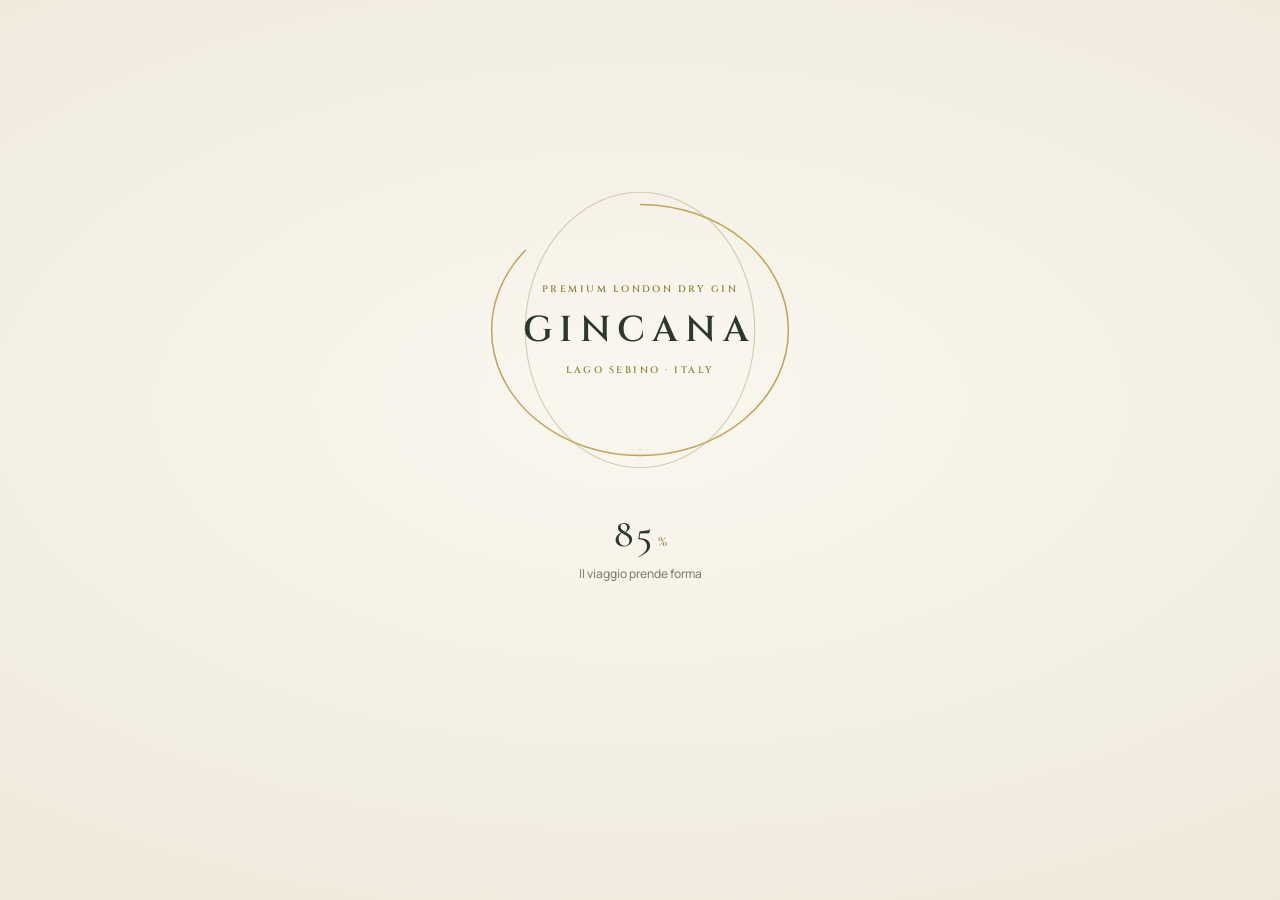
<file: index.html>
<!doctype html>
<html lang="it">
<head>
  <meta name="robots" content="noindex, nofollow" />
  <meta charset="utf-8" />
  <script>try{if(sessionStorage.getItem("gc-pt"))document.documentElement.setAttribute("data-pt","");if(sessionStorage.getItem("gincana:18"))document.documentElement.setAttribute("data-age-ok","")}catch(e){}</script>
  <meta name="viewport" content="width=device-width, initial-scale=1, viewport-fit=cover" />
  <title>Gincana · Premium London Dry Gin · Lago Sebino</title>
  <meta name="description" content="Gincana, Premium London Dry Gin italiano ispirato al Lago Sebino. Un viaggio nel gusto, sorso dopo sorso." />
  <meta name="theme-color" content="#0f140f" />
  <link rel="icon" href="img/medaglione.png" />
  <link rel="preconnect" href="https://fonts.googleapis.com" />
  <link rel="preconnect" href="https://fonts.gstatic.com" crossorigin />
  <link href="https://fonts.googleapis.com/css2?family=Cinzel:wght@500;600&family=Cormorant+Garamond:ital,wght@0,400;0,500;1,400;1,500&family=Pinyon+Script&family=Manrope:wght@400;500;600;700&display=swap" rel="stylesheet" />
  <script type="module" crossorigin src="./assets/index-sgAhWRRv.js"></script>
  <link rel="modulepreload" crossorigin href="./assets/cart-CH0wv7t0.js">
  <link rel="stylesheet" crossorigin href="./assets/cart-CRJhj4h_.css">
</head>
<body data-tone="dark" data-variant="editoriale">
  <canvas id="scene" aria-hidden="true"></canvas>
  <div class="shade" aria-hidden="true"></div>

  <div class="progress" aria-hidden="true"><span id="trip-progress"></span></div>

  <header class="header" inert>
    <a class="brand" href="#" data-goto="0" aria-label="Gincana, torna all'inizio"><span class="foil">GINCANA</span></a>
    <p class="chapter" aria-live="polite"><span class="ch-num" id="ch-num">01</span><span class="ch-sep"></span><span class="ch-name" id="ch-name">La bottiglia</span></p>
    <nav aria-label="Capitoli" class="sr-nav">
      <a href="#" data-goto="0" aria-current="page">Il gin</a><a href="#" data-goto="1">Il lago</a><a href="#" data-goto="2">Botaniche</a><a href="#" data-goto="3">Gin Tonic</a><a href="#" data-goto="4">Formati</a>
    </nav>
    <div class="header-right">
      <div class="lang-switch" data-lang-switch role="group" aria-label="Lingua"></div>
      <a class="header-link link-line" href="contatti.html">Contatti</a>
      <a class="header-link link-line h-buy" href="prodotto.html?p=gin-50">Acquista ora</a>
      <button class="cart-btn" type="button" data-cart-open aria-label="Apri il carrello"><svg class="cart-ic" viewBox="0 0 24 24" aria-hidden="true"><path d="M5 8h14l-1.2 11.2a1 1 0 0 1-1 .8H7.2a1 1 0 0 1-1-.8L5 8Z"/><path d="M9 10V6.5a3 3 0 0 1 6 0V10"/></svg><span class="cart-label">Carrello</span><span class="cart-count" data-cart-count>0</span></button>
      <button class="menu-btn" type="button" id="menu-open" aria-expanded="false" aria-controls="menu"><span class="menu-lines" aria-hidden="true"><i></i><i></i></span><span class="menu-label">Menu</span></button>
    </div>
  </header>

  <main class="panels" id="panels" inert>
    <section class="panel" data-index="0" aria-labelledby="p0">
      <div class="panel-inner">
        <p class="eyebrow"><span class="idx">01</span><span class="eb-text">London Dry Gin · Lago Sebino</span></p>
        <h1 id="p0"><span class="l"><span>Un viaggio</span></span><span class="l"><span>nel <em>gusto,</em></span></span><span class="l"><span><i class="script">sorso dopo sorso</i></span></span></h1>
        <p class="lead m-only">Tre amici, una ricetta, dodici botaniche: il gin delle sere d'estate sul lago.</p>
        <p class="lead reveal-words d-only">Tre amici, tante prove, una ricetta che li ha lasciati senza parole. Dodici botaniche che sanno di tavole lunghe, di brindisi e di sere d'estate sul lago.</p>
        <dl class="specs">
          <div><dt>Gradazione</dt><dd><b data-count="43">43</b><small>% vol</small></dd></div>
          <div><dt>Botaniche</dt><dd><b data-count="12">12</b><small>dal ginepro al sale rosa</small></dd></div>
          <div><dt>Ispirato al</dt><dd><b class="word">Sebino</b><small>il Lago d'Iseo</small></dd></div>
        </dl>
        <div class="actions">
          <button class="btn btn--solid magnetic" data-next><span>Scopri la bottiglia</span></button>
          <a class="btn btn--ghost magnetic" href="prodotto.html?p=gin-50"><span>Acquista ora</span></a>
        </div>
      </div>
    </section>

    <section class="panel" data-index="1" aria-labelledby="p1">
      <div class="panel-inner">
        <p class="eyebrow"><span class="idx">02</span><span class="eb-text">Ispirato al Lago Sebino</span></p>
        <h2 id="p1"><span class="l"><span>Un tuffo dove</span></span><span class="l"><span>l'acqua incontra</span></span><span class="l"><span>la <i class="script">terra</i></span></span></h2>
        <p class="lead m-only">Gincana nasce sul Lago d'Iseo, il Sebino. Tre amici, le sere sull'acqua: il gin è ispirato a quel lago.</p>
        <p class="lead reveal-words d-only">Gincana nasce sul Lago d'Iseo, che qui tutti chiamano Sebino. È lì che tre amici hanno cercato la loro ricetta: le sere sull'acqua, il vento che cala al tramonto, gli aperitivi che non finiscono mai. Il gin è ispirato a quel lago e lo racconta in tre tempi.</p>
        <p class="quote reveal-words">«Come il vento che increspa il lago la sera.»</p>
        <ol class="journey" aria-label="Il sorso in tre tempi">
          <li><span class="j-n">I</span><b>Secco</b><small>Il ginepro apre deciso, il pepe gli dà carattere.</small></li>
          <li><span class="j-n">II</span><b>Fresco</b><small>Bergamotto e pompelmo accendono il sorso.</small></li>
          <li><span class="j-n">III</span><b>Balsamico</b><small>Salvia sclarea e tonka lo accompagnano nel finale.</small></li>
        </ol>
      </div>
    </section>

    <section class="panel" data-index="2" aria-labelledby="p2">
      <div class="panel-inner">
        <p class="eyebrow"><span class="idx">03</span><span class="eb-text">Dodici botaniche, sei famiglie</span></p>
        <h2 id="p2"><span class="l"><span>Il ginepro al centro,</span></span><span class="l"><span>tutto il resto in</span></span><span class="l"><span><i class="script">equilibrio</i></span></span></h2>
        <ul class="families" aria-label="Le botaniche per famiglia">
          <li><span class="f-n">01</span><b>Ginepro</b><i>il cuore</i></li>
          <li><span class="f-n">02</span><b>Agrumi</b><i>bergamotto, pompelmo</i></li>
          <li><span class="f-n">03</span><b>Erbe</b><i>melissa, salvia sclarea</i></li>
          <li><span class="f-n">04</span><b>Spezie</b><i>coriandolo, cardamomo, pepe</i></li>
          <li><span class="f-n">05</span><b>Fiori</b><i>calendula, fava di tonka</i></li>
          <li><span class="f-n">06</span><b>Minerale</b><i>un pizzico di sale rosa</i></li>
        </ul>
        <p class="fam-detail" aria-live="polite"><span>Tocca una famiglia per vedere le sue botaniche</span></p>
      </div>
    </section>

    <section class="panel" data-index="3" aria-labelledby="p3">
      <div class="panel-inner">
        <p class="eyebrow"><span class="idx">04</span><span class="eb-text">Perfect serve</span></p>
        <h2 id="p3"><span class="l"><span>Nato per un</span></span><span class="l"><span><i class="script">Gin Tonic</i></span></span><span class="l"><span>elegante.</span></span></h2>
        <ol class="recipe" aria-label="Come lo serviamo noi">
          <li><b>Ghiaccio</b><span>fino all'orlo del calice</span></li>
          <li><b>5 cl</b><span>di Gincana</span></li>
          <li><b>15 cl</b><span>di tonica, lungo il cucchiaio</span></li>
          <li><b>Scorza</b><span>di limone e un rametto di rosmarino</span></li>
        </ol>
        <div class="actions"><button class="btn btn--solid magnetic" data-next><span>Scegli il formato</span></button></div>
      </div>
    </section>

    <section class="panel" data-index="4" aria-labelledby="p4">
      <div class="panel-inner">
        <p class="eyebrow"><span class="idx">05</span><span class="eb-text">Lo shop</span></p>
        <h2 id="p4"><span class="l"><span>Scegli il tuo</span></span><span class="l"><span><i class="script">formato</i></span></span></h2>
        <ul class="products">
          <li>
            <a class="p-link" href="prodotto.html?p=gin-20"><span class="p-name">London Dry Gin <small>20 cl</small></span><span class="p-note">Per assaggiarlo, o da regalare</span></a>
            <span class="p-price">€22</span>
            <button class="p-add" type="button" data-add="gin-20" aria-label="Aggiungi London Dry Gin 20 cl al carrello"><span>+</span></button>
          </li>
          <li>
            <a class="p-link" href="prodotto.html?p=gin-50"><span class="p-name">London Dry Gin <small>50 cl</small></span><span class="p-note">La bottiglia da tenere sul bancone</span></a>
            <span class="p-price">€35</span>
            <button class="p-add" type="button" data-add="gin-50" aria-label="Aggiungi London Dry Gin 50 cl al carrello"><span>+</span></button>
          </li>
          <li>
            <a class="p-link" href="prodotto.html?p=marmellata"><span class="p-name">Marmellata Gincana <small>220 g</small></span><span class="p-note">Con formaggi e taglieri</span></a>
            <span class="p-price">€16</span>
            <button class="p-add" type="button" data-add="marmellata" aria-label="Aggiungi Marmellata Gincana al carrello"><span>+</span></button>
          </li>
        </ul>
        <p class="ship"><span class="ship-dot"></span>Spedizione gratuita sopra €150 · Carte, PayPal, Klarna, Apple Pay, Google Pay</p>
        <div class="actions">
          <button class="btn btn--solid magnetic" type="button" data-cart-open><span>Vai al carrello</span></button>
        </div>
      </div>
    </section>
  </main>

  <nav class="dots" aria-label="Capitoli" inert><ol id="dots"></ol></nav>
  <div class="hint" id="hint" aria-hidden="true"><span class="hint-line"></span>Scorri</div>
  <div class="swipe-hint" aria-hidden="true"><span>Scorri</span><i></i></div>
  <div class="bot-spots" id="bot-spots" aria-hidden="true"><p class="bot-tip" id="bot-tip"></p><p class="bot-hint"><i></i><span class="hint-fine">Passa il mouse su una botanica: ti diciamo come si chiama</span><span class="hint-touch">Tocca una botanica per scoprire come si chiama</span></p></div>
  <p class="responsible" aria-hidden="true">Bevi responsabilmente</p>

  <div class="controls" inert>
    <p class="sound-tip" id="sound-tip" role="status" aria-live="polite"></p>
    <button class="orb" id="sound-toggle" aria-pressed="false" aria-label="Attiva l'audio">
      <svg viewBox="0 0 24 24" fill="none" stroke="currentColor" stroke-width="1.6" stroke-linecap="round"><path class="wave" d="M3 12q3-9 6 0t6 0t6 0" /><path class="wave" d="M3 12q3 9 6 0t6 0t6 0" opacity=".55" /></svg>
    </button>
    <button class="orb" id="fullscreen" aria-label="Schermo intero">
      <svg viewBox="0 0 24 24" fill="none" stroke="currentColor" stroke-width="1.6" stroke-linecap="round" stroke-linejoin="round"><path d="M4 9V4h5M20 9V4h-5M4 15v5h5M20 15v5h-5" /></svg>
    </button>
  </div>

  <footer class="footer" id="footer" aria-label="Informazioni" inert>
    <!-- scena di chiusura a tutto schermo (Daniele 25/11: il footer a 2/3 con il titolo dei formati tagliato dietro "non mi piace") -->
    <div class="f-top">
      <div class="f-cta">
        <p class="eyebrow"><span class="idx">06</span><span class="eb-text">Portalo a casa</span></p>
        <h2 class="f-title"><span class="f-l">L'eleganza della</span><span class="f-l"><i class="script">semplicità</i></span></h2>
        <p class="f-lead">Un London Dry ispirato al Lago Sebino, nato da tre amici. Portalo a casa e stappalo con le persone giuste.</p>
        <div class="f-actions">
          <a class="btn btn--solid magnetic" href="prodotto.html?p=gin-50"><span>Acquista ora</span></a>
          <button class="btn btn--ghost magnetic" type="button" data-goto="0"><span>Torna all'inizio</span></button>
        </div>
      </div>
      <div class="f-side">
        <form class="news" id="news" novalidate>
          <h3>Newsletter</h3>
          <label for="news-mail">Le serate, le novità e i nuovi punti vendita. Una mail al mese, niente di più.</label>
          <div class="news-row"><input id="news-mail" type="email" placeholder="La tua email" autocomplete="email" required /><button class="btn btn--solid" type="submit"><span>Iscriviti</span></button></div>
          <p class="news-msg" aria-live="polite"></p>
        </form>
        <div class="f-cols">
          <div><h3><a href="contatti.html">Contatti</a></h3><p><a href="mailto:info@gincana.it">info@gincana.it</a><br /><a href="tel:+393392366963">339 2366963</a><br />Lun–Ven 10:00–18:00</p></div>
          <div><h3>Seguici</h3><p><a href="https://www.instagram.com/gincana.londondrygin/" target="_blank" rel="noopener">Instagram</a><br /><a href="prodotto.html?p=gin-50">Shop</a><br /><a class="f-buy" href="prodotto.html?p=gin-50">Acquista ora</a></p></div>
        </div>
      </div>
    </div>
    <p class="f-word-xl foil" aria-hidden="true">GINCANA</p>
    <div class="f-legal">
      <p>MB di Bulgari Michele · Via Marina Negrini 15, 25050 Ome (BS) · P.IVA 04263660989 · Prodotto per distillazione e imbottigliato a Meda (MB)</p>
      <p><b>Bevi responsabilmente.</b> Vendita riservata ai maggiori di 18 anni.</p>
    </div>
  </footer>

  <div class="menu" id="menu" role="dialog" aria-modal="true" aria-label="Menu" hidden>
    <div class="menu-bg" aria-hidden="true"></div>
    <div class="menu-inner">
      <!-- menu (26/11): si compra e si contatta, niente capitoli e niente immagini che seguono il cursore -->
      <nav class="menu-list" aria-label="Acquista e contatti">
        <a href="prodotto.html?p=gin-50"><span class="m-n">01</span><span class="m-t">London Dry Gin</span><span class="m-p">50 cl · €35</span></a>
        <a href="prodotto.html?p=gin-20"><span class="m-n">02</span><span class="m-t">London Dry Gin</span><span class="m-p">20 cl · €22</span></a>
        <a href="prodotto.html?p=marmellata"><span class="m-n">03</span><span class="m-t">Marmellata</span><span class="m-p">220 g · €16</span></a>
        <button type="button" class="menu-cart"><span class="m-n">04</span><span class="m-t">Il tuo carrello</span><span class="m-p" data-cart-count></span></button>
        <a href="contatti.html"><span class="m-n">05</span><span class="m-t">Contatti</span><span class="m-p">Scrivici</span></a>
      </nav>
      <aside class="menu-side">
        <a class="menu-shop" href="prodotto.html?p=gin-50"><span>Acquista ora</span><i class="script">London Dry Gin</i></a>
        <!-- telefono (26/11): nel menu si compra, non si naviga tra i capitoli -->
        <nav class="menu-buy" aria-label="Acquista">
          <a href="prodotto.html?p=gin-50"><span class="m-t">London Dry Gin</span><small>50 cl · €35</small></a>
          <a href="prodotto.html?p=gin-20"><span class="m-t">London Dry Gin</span><small>20 cl · €22</small></a>
          <a href="prodotto.html?p=marmellata"><span class="m-t">Marmellata</span><small>220 g · €16</small></a>
          <button type="button" class="menu-cart"><span class="m-t">Il tuo carrello</span><small data-cart-count></small></button>
        </nav>
        <p><a href="contatti.html">Contatti</a><br /><a href="mailto:info@gincana.it">info@gincana.it</a><br /><a href="https://www.instagram.com/gincana.londondrygin/" target="_blank" rel="noopener">Instagram</a></p>
        <p class="menu-note">Spedizione gratuita sopra €150</p>
        <div class="lang-switch" data-lang-switch role="group" aria-label="Lingua"></div>
      </aside>
    </div>
    <button class="menu-close" type="button" id="menu-close" aria-label="Chiudi il menu"><span>Chiudi</span></button>
  </div>

  <div class="loader" id="loader" role="dialog" aria-modal="true" aria-labelledby="age-q">
    <div class="loader-stack">
      <div class="loader-ring">
        <svg viewBox="0 0 400 400" aria-hidden="true">
          <ellipse cx="200" cy="200" rx="150" ry="180" fill="none" stroke="#8e813d" stroke-opacity=".35" stroke-width="1.5" />
          <ellipse id="loader-arc" cx="200" cy="200" rx="164" ry="194" fill="none" stroke="#c2a55a" stroke-width="2" stroke-dasharray="1131" stroke-dashoffset="1131" transform="rotate(-90 200 200)" />
        </svg>
        <div class="loader-center">
          <span class="loader-small">Premium London Dry Gin</span>
          <span class="wordmark loader-word">GINCANA</span>
          <span class="loader-small">Lago Sebino · Italy</span>
        </div>
      </div>
      <div class="loader-swap">
        <div class="loader-progress"><span id="loader-num">00</span><small>%</small><div class="loader-stage" id="loader-stage">Prepariamo la scena</div></div>
        <div class="age">
          <p id="age-q" class="age-q">Hai almeno 18 anni?</p>
          <div class="age-actions"><button class="btn btn--solid" id="enter"><span>Sì, entra</span></button></div>
          <button class="age-no" id="underage">No, non ancora</button>
          <div class="lang-switch lang-switch--gate" data-lang-switch role="group" aria-label="Lingua"></div>
          <p class="age-msg">Ci vediamo quando sarai maggiorenne. Gincana si beve responsabilmente.</p>
        </div>
      </div>
    </div>
  </div>

  <div class="grain" aria-hidden="true"></div>
  <canvas class="trail" aria-hidden="true"></canvas>
  <div class="cursor" aria-hidden="true"><span></span></div>
</body>
</html>
</file>
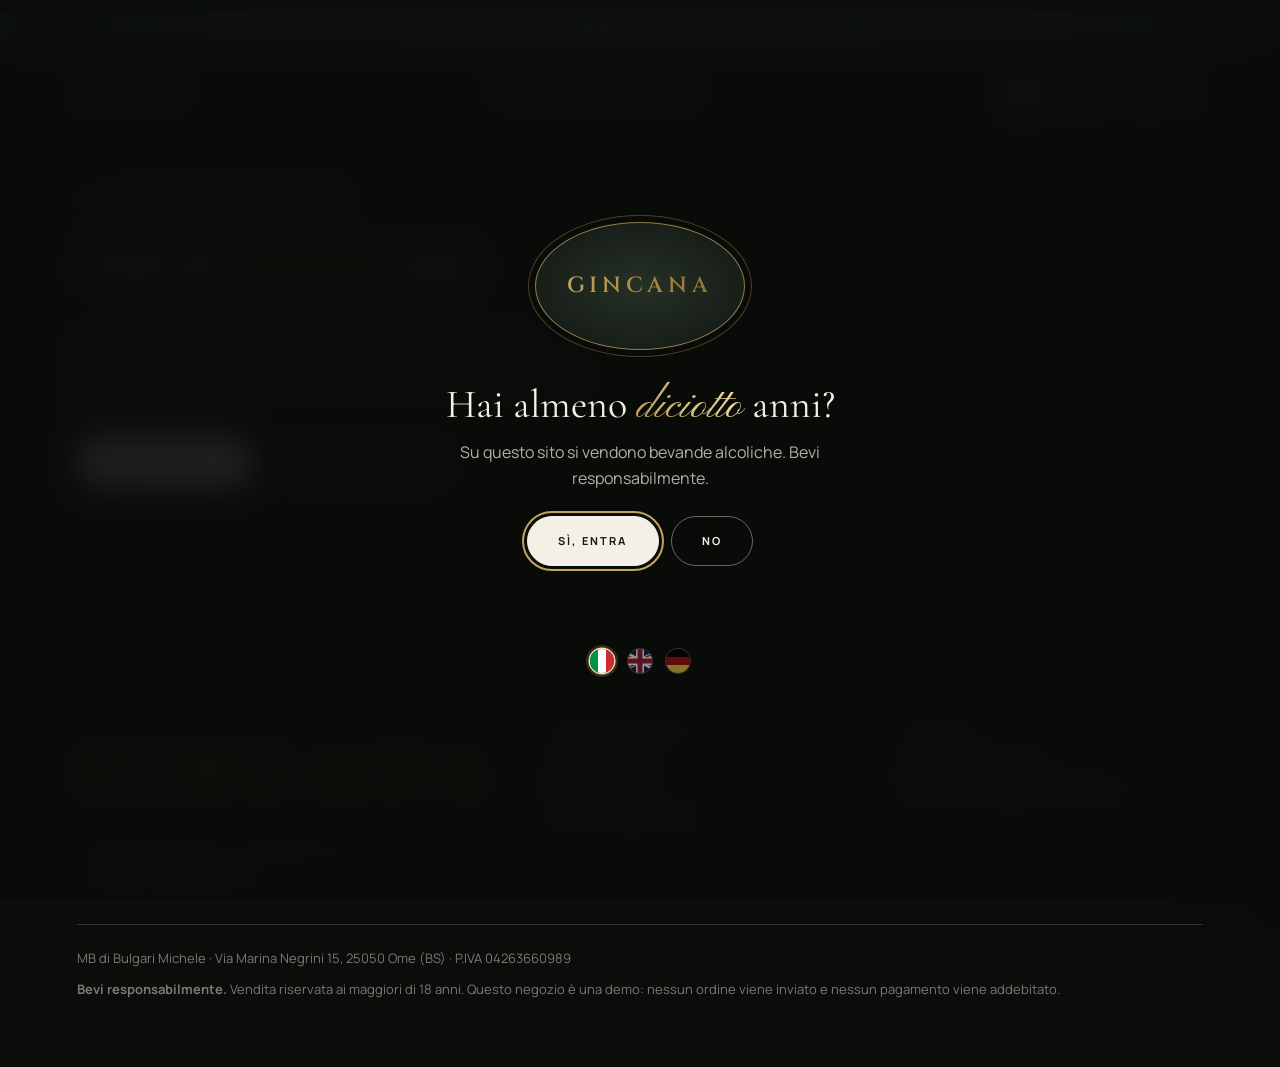
<file: checkout.html>
<!doctype html>
<html lang="it">
<head>
  <meta charset="utf-8" />
  <script>try{if(sessionStorage.getItem("gc-pt"))document.documentElement.setAttribute("data-pt","");if(sessionStorage.getItem("gincana:18"))document.documentElement.setAttribute("data-age-ok","")}catch(e){}</script>
  <meta name="viewport" content="width=device-width, initial-scale=1, viewport-fit=cover" />
  <title>Checkout · Gincana</title>
  <meta name="robots" content="noindex" />
  <meta name="theme-color" content="#0f140f" />
  <link rel="icon" href="img/medaglione.png" />
  <link rel="preconnect" href="https://fonts.googleapis.com" />
  <link rel="preconnect" href="https://fonts.gstatic.com" crossorigin />
  <link href="https://fonts.googleapis.com/css2?family=Cinzel:wght@500;600&family=Cormorant+Garamond:ital,wght@0,400;0,500;1,400;1,500&family=Pinyon+Script&family=Manrope:wght@400;500;600;700;800&display=swap" rel="stylesheet" />
  <script type="module" crossorigin src="./assets/checkout-CM-UKLCu.js"></script>
  <link rel="modulepreload" crossorigin href="./assets/cart-CH0wv7t0.js">
  <link rel="stylesheet" crossorigin href="./assets/cart-CRJhj4h_.css">
</head>
<body data-page="shop" data-variant="editoriale">
  <div class="gc-grain-layer" aria-hidden="true"></div>
  <p class="demo-ribbon">Demo · nessun pagamento reale, nessun dato inviato</p>

  <header class="s-header">
    <a class="brand" href="./" aria-label="Gincana, torna alla home"><span class="foil">GINCANA</span></a>
    <nav aria-label="Shop">
      <a class="s-back" href="prodotto.html?p=gin-50">Continua gli acquisti</a>
    </nav>
    <div class="lang-switch" data-lang-switch role="group" aria-label="Lingua"></div>
    <button class="s-cart" type="button" data-cart-open aria-label="Apri il carrello">Carrello <span data-cart-count data-empty></span></button>
  </header>

  <main class="co" id="co">
    <div class="co-main">
      <h1 class="co-title" data-reveal-lines><span class="rv-line"><span>Il tuo</span></span><span class="rv-line" style="--d:1"><span><i class="script">ordine</i></span></span></h1>
      <ol class="steps" aria-label="Passaggi del checkout">
        <li data-step="0" data-state="current">Dati</li>
        <li data-step="1">Spedizione</li>
        <li data-step="2">Pagamento</li>
        <li data-step="3">Conferma</li>
      </ol>

      <div class="co-empty" hidden>
        <p class="s-eyebrow">Carrello vuoto</p>
        <h2 class="s-h2">Ancora <i class="script">niente</i> qui.</h2>
        <p>Il viaggio comincia da una bottiglia. Il 20 cl è il modo più semplice per assaggiare Gincana; il 50 cl è quella da tenere a casa.</p>
        <div class="actions" style="display:flex;gap:12px;flex-wrap:wrap"><a class="btn btn--solid magnetic" href="prodotto.html?p=gin-50"><span>Scopri il 50 cl</span></a><a class="btn btn--ghost magnetic" href="./"><span>Torna alla home</span></a></div>
      </div>

      <form id="co-form" novalidate>
        <!-- 1 · dati -->
        <section class="co-step" data-panel="0" aria-labelledby="h-0">
          <h2 id="h-0">I tuoi dati</h2>
          <p class="co-hint">Ti scriviamo solo per l'ordine e la spedizione.</p>
          <div class="fields">
            <div class="field"><label for="email">Email</label><input id="email" name="email" type="email" autocomplete="email" inputmode="email" required /><span class="err" id="email-e"></span></div>
            <div class="field half"><label for="nome">Nome</label><input id="nome" name="nome" autocomplete="given-name" required /><span class="err"></span></div>
            <div class="field half"><label for="cognome">Cognome</label><input id="cognome" name="cognome" autocomplete="family-name" required /><span class="err"></span></div>
            <div class="field"><label for="tel">Telefono <small>· per il corriere</small></label><input id="tel" name="tel" type="tel" autocomplete="tel" inputmode="tel" required /><span class="err"></span></div>
          </div>
          <div class="checks"><label class="check"><input type="checkbox" name="news" /><span>Voglio ricevere le novità di Gincana: nuove uscite, eventi sul lago, ricette. Niente spam.</span></label></div>
          <div class="co-nav"><span></span><button class="btn btn--solid magnetic" type="button" data-next-step><span>Continua alla spedizione</span></button></div>
        </section>

        <!-- 2 · spedizione -->
        <section class="co-step" data-panel="1" aria-labelledby="h-1" hidden>
          <h2 id="h-1">Dove lo spediamo</h2>
          <p class="co-hint">Consegniamo in tutta Italia. Il corriere può chiedere un documento: l'alcol si consegna solo a maggiorenni.</p>
          <div class="fields">
            <div class="field"><label for="via">Indirizzo</label><input id="via" name="via" autocomplete="address-line1" placeholder="Via e numero civico" required /><span class="err"></span></div>
            <div class="field"><label for="via2">Scala, interno, presso <small>· facoltativo</small></label><input id="via2" name="via2" autocomplete="address-line2" /><span class="err"></span></div>
            <div class="field third pair"><label for="cap">CAP</label><input id="cap" name="cap" inputmode="numeric" autocomplete="postal-code" maxlength="5" required /><span class="err"></span></div>
            <div class="field third pair"><label for="prov">Provincia</label><input id="prov" name="prov" autocomplete="address-level2" maxlength="2" placeholder="BS" required /><span class="err"></span></div>
            <div class="field third"><label for="citta">Città</label><input id="citta" name="citta" autocomplete="address-level2" required /><span class="err"></span></div>
            <div class="field"><label for="paese">Paese</label><select id="paese" name="paese" autocomplete="country"><option value="IT">Italia</option></select><span class="err"></span></div>
          </div>
          <div class="choices" role="radiogroup" aria-label="Metodo di spedizione" id="ship-choices"></div>
          <div class="fields"><div class="field"><label for="gift">Messaggio regalo <small>· facoltativo, lo mettiamo nel pacco senza prezzo</small></label><input id="gift" name="gift" maxlength="160" placeholder="Per un aperitivo sul lago…" /><span class="err"></span></div></div>
          <div class="co-nav"><button class="co-back" type="button" data-prev-step>← Indietro</button><button class="btn btn--solid magnetic" type="button" data-next-step><span>Continua al pagamento</span></button></div>
        </section>

        <!-- 3 · pagamento -->
        <section class="co-step" data-panel="2" aria-labelledby="h-2" hidden>
          <h2 id="h-2">Pagamento</h2>
          <p class="co-hint">Scegli come pagare. In questa demo nessun dato lascia il tuo browser.</p>
          <div class="choices grid3" role="radiogroup" aria-label="Metodo di pagamento" id="pay-choices"></div>
          <div class="pay-panel" data-pay="card">
            <p class="test-hint">Per provare la demo usa la carta di test <code>4242 4242 4242 4242</code>, una scadenza futura e un CVC qualsiasi.</p>
            <div class="fields">
              <div class="field"><label for="cc">Numero della carta</label><input id="cc" name="cc" inputmode="numeric" autocomplete="off" placeholder="0000 0000 0000 0000" maxlength="23" /><span class="brand-ic" aria-live="polite"></span><span class="err"></span></div>
              <div class="field third pair"><label for="exp">Scadenza</label><input id="exp" name="exp" inputmode="numeric" autocomplete="off" placeholder="MM/AA" maxlength="5" /><span class="err"></span></div>
              <div class="field third pair"><label for="cvc">CVC</label><input id="cvc" name="cvc" inputmode="numeric" autocomplete="off" placeholder="123" maxlength="4" /><span class="err"></span></div>
              <div class="field third"><label for="holder">Intestatario</label><input id="holder" name="holder" autocomplete="off" /><span class="err"></span></div>
            </div>
          </div>
          <div class="pay-panel" data-pay="redirect" hidden><p class="pay-copy"></p></div>
          <div class="checks">
            <label class="check" id="chk-age"><input type="checkbox" name="age" /><span>Dichiaro di avere almeno 18 anni.</span></label>
            <label class="check" id="chk-terms"><input type="checkbox" name="terms" /><span>Ho letto e accetto le condizioni di vendita e l'informativa privacy.</span></label>
          </div>
          <div class="co-nav"><button class="co-back" type="button" data-prev-step>← Indietro</button><button class="btn btn--solid magnetic" type="submit" id="pay-btn"><span>Paga</span></button></div>
        </section>

        <!-- 4 · conferma -->
        <section class="co-step" data-panel="3" aria-labelledby="h-3" hidden tabindex="-1">
          <div class="done">
            <svg class="seal" viewBox="0 0 150 150" aria-hidden="true"><circle class="s1" cx="75" cy="75" r="70" /><circle class="s2" cx="75" cy="75" r="62" /><path class="s3" d="M50 77 L68 94 L101 58" /></svg>
            <p class="order-no" id="order-no"></p>
            <h2 id="h-3">Grazie, <i class="script" id="thanks-name">a presto</i></h2>
            <p id="done-copy"></p>
            <div class="recap summary-static"></div>
            <div class="actions"><a class="btn btn--solid magnetic" href="./"><span>Torna alla home</span></a><a class="btn btn--ghost magnetic" href="prodotto.html?p=gin-20"><span>Continua gli acquisti</span></a></div>
          </div>
        </section>
      </form>
    </div>

    <aside class="summary" aria-labelledby="sum-h">
      <button class="sum-toggle" type="button" aria-expanded="false" aria-controls="sum-body"><span>Riepilogo <i>▾</i></span><b class="sum-toggle-total">€0,00</b></button>
      <div class="sum-body" id="sum-body">
        <div class="sum-title"><h2 id="sum-h">Riepilogo</h2><button type="button" data-cart-open>Modifica</button></div>
        <ul class="sum-items"></ul>
        <div class="coupon"><input id="coupon" aria-label="Codice sconto" placeholder="Codice sconto" autocomplete="off" /><button class="btn btn--ghost" type="button" id="coupon-btn"><span>Applica</span></button></div>
        <p class="coupon-msg" id="coupon-msg" aria-live="polite"></p>
        <p class="coupon-tip">Demo: prova il codice <b>SEBINO10</b>.</p>
        <dl class="totals"></dl>
        <p class="sum-foot">IVA inclusa. Vendita riservata ai maggiori di 18 anni.</p>
      </div>
    </aside>
  </main>

  <footer class="s-footer" aria-label="Informazioni">
    <div class="footer-inner">
      <div class="f-brand"><span class="foil f-word">GINCANA</span><p>Premium London Dry Gin · Lago Sebino · Italy</p><p class="f-quote">«L'eleganza della semplicità»</p></div>
      <div><h3>Assistenza ordini</h3><p><a href="mailto:info@gincana.it">info@gincana.it</a><br /><a href="tel:+393392366963">339 2366963</a><br />Lun–Ven 10:00–18:00</p></div>
      <div><h3>Pagamenti</h3><p>Carte · PayPal · Klarna<br />Apple Pay · Google Pay · Bonifico</p></div>
      <div class="f-legal">
        <p>MB di Bulgari Michele · Via Marina Negrini 15, 25050 Ome (BS) · P.IVA 04263660989</p>
        <p><b>Bevi responsabilmente.</b> Vendita riservata ai maggiori di 18 anni. Questo negozio è una demo: nessun ordine viene inviato e nessun pagamento viene addebitato.</p>
      </div>
    </div>
  </footer>

  <div class="cursor" aria-hidden="true"><span></span></div>
</body>
</html>
</file>
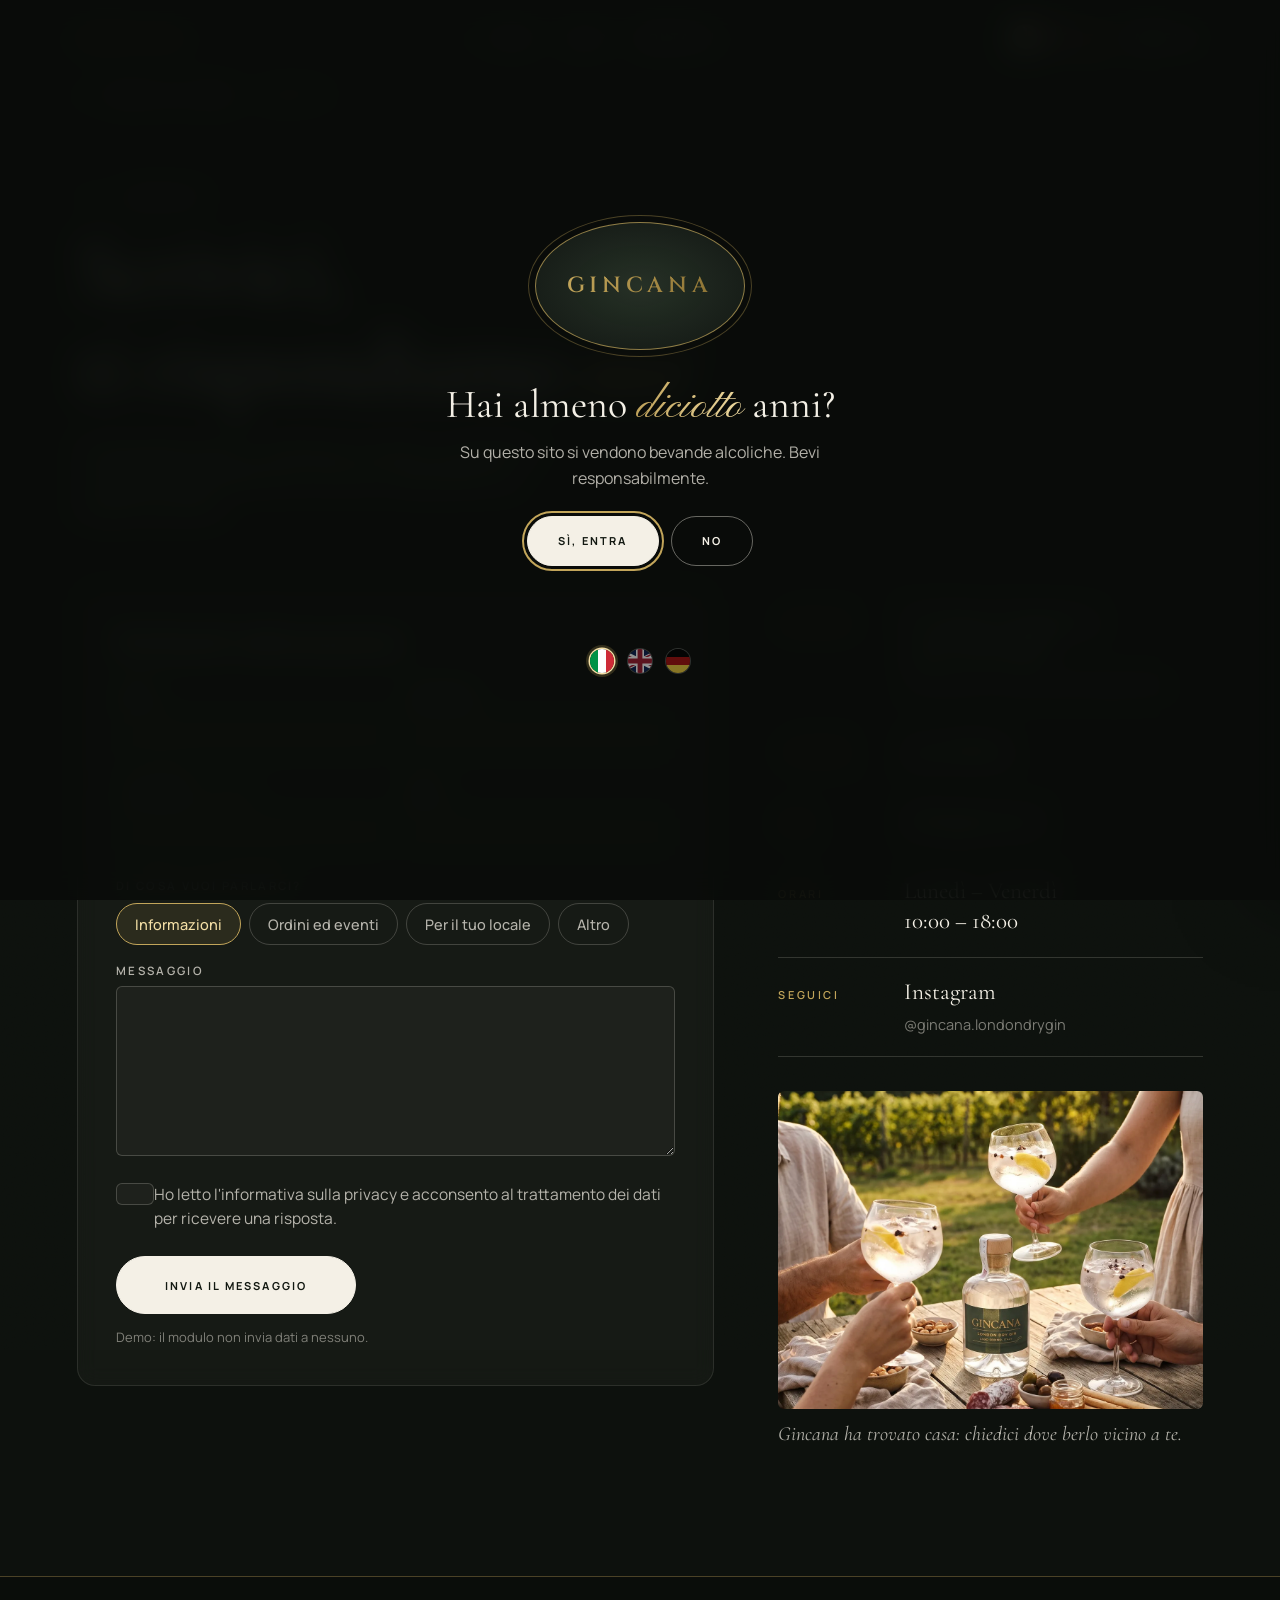
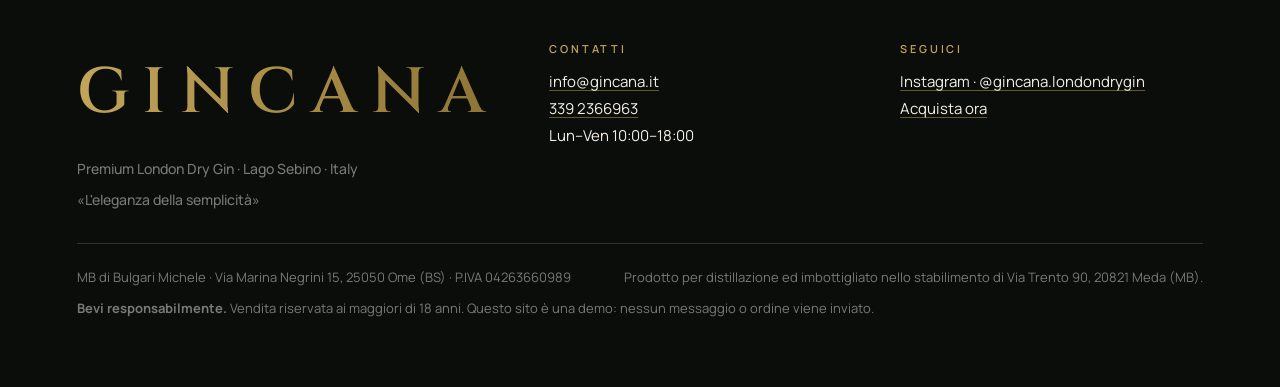
<file: contatti.html>
<!doctype html>
<html lang="it">
<head>
  <meta name="robots" content="noindex, nofollow" />
  <meta charset="utf-8" />
  <script>try{if(sessionStorage.getItem("gc-pt"))document.documentElement.setAttribute("data-pt","");if(sessionStorage.getItem("gincana:18"))document.documentElement.setAttribute("data-age-ok","")}catch(e){}</script>
  <meta name="viewport" content="width=device-width, initial-scale=1, viewport-fit=cover" />
  <title>Contatti · Gincana</title>
  <meta name="description" content="Contatta Gincana, London Dry Gin ispirato al Lago Sebino: richiedi informazioni, ordini per eventi e punti vendita. Ome (BS), Lun–Ven 10:00–18:00." />
  <meta name="theme-color" content="#0f140f" />
  <link rel="icon" href="img/medaglione.png" />
  <link rel="preconnect" href="https://fonts.googleapis.com" />
  <link rel="preconnect" href="https://fonts.gstatic.com" crossorigin />
  <link href="https://fonts.googleapis.com/css2?family=Cinzel:wght@500;600&family=Cormorant+Garamond:ital,wght@0,400;0,500;1,400;1,500&family=Pinyon+Script&family=Manrope:wght@400;500;600;700;800&display=swap" rel="stylesheet" />
  <script type="module" crossorigin src="./assets/contatti-CYMxZVxT.js"></script>
  <link rel="modulepreload" crossorigin href="./assets/cart-CH0wv7t0.js">
  <link rel="stylesheet" crossorigin href="./assets/cart-CRJhj4h_.css">
</head>
<body data-page="shop" data-variant="editoriale">
  <div class="gc-grain-layer" aria-hidden="true"></div>

  <header class="s-header">
    <a class="brand" href="./" aria-label="Gincana, torna alla home"><span class="foil">GINCANA</span></a>
    <nav aria-label="Sito">
      <a class="s-back" href="./">Home</a>
      <a href="prodotto.html?p=gin-50">Shop</a>
      <a href="contatti.html" aria-current="page">Contatti</a>
    </nav>
    <div class="lang-switch" data-lang-switch role="group" aria-label="Lingua"></div>
    <button class="s-cart" type="button" data-cart-open aria-label="Apri il carrello">Carrello <span data-cart-count data-empty></span></button>
  </header>

  <ol class="crumbs" aria-label="Percorso">
    <li><a href="./" class="s-back">Torna alla home</a></li>
    <li aria-current="page">Contatti</li>
  </ol>

  <main class="ct">
    <section class="ct-hero" aria-labelledby="ct-title">
      <p class="s-eyebrow" data-reveal>Contatti</p>
      <h1 id="ct-title" class="ct-title" data-reveal-lines><span class="rv-line"><span>Scrivici,</span></span><span class="rv-line" style="--d:1"><span>ti rispondiamo <i class="script">noi</i></span></span></h1>
      <p class="ct-lead" data-reveal style="--d:2">Una domanda sul gin, un ordine per un evento, un locale che vorrebbe Gincana al bancone: scrivici e ti rispondiamo noi, nei giorni lavorativi.</p>
    </section>

    <section class="ct-grid">
      <form class="ct-form" id="ct-form" novalidate data-reveal style="--d:3" aria-labelledby="ct-form-t">
        <h2 class="ct-h2" id="ct-form-t">Richiedi informazioni</h2>
        <div class="fields">
          <div class="field half"><label for="ct-nome">Nome</label><input id="ct-nome" name="nome" autocomplete="given-name" required /><span class="err"></span></div>
          <div class="field half"><label for="ct-cognome">Cognome</label><input id="ct-cognome" name="cognome" autocomplete="family-name" required /><span class="err"></span></div>
          <div class="field half"><label for="ct-tel">Telefono <small>· facoltativo</small></label><input id="ct-tel" name="telefono" type="tel" inputmode="tel" autocomplete="tel" /><span class="err"></span></div>
          <div class="field half"><label for="ct-mail">Email</label><input id="ct-mail" name="email" type="email" autocomplete="email" required /><span class="err"></span></div>
          <div class="field">
            <span class="ct-label" id="ct-topic-l">Di cosa vuoi parlarci?</span>
            <div class="ct-topics" role="radiogroup" aria-labelledby="ct-topic-l">
              <label><input type="radio" name="argomento" value="info" checked /><span>Informazioni</span></label>
              <label><input type="radio" name="argomento" value="ordini" /><span>Ordini ed eventi</span></label>
              <label><input type="radio" name="argomento" value="locali" /><span>Per il tuo locale</span></label>
              <label><input type="radio" name="argomento" value="altro" /><span>Altro</span></label>
            </div>
          </div>
          <div class="field"><label for="ct-msg">Messaggio</label><textarea id="ct-msg" name="messaggio" rows="5" required></textarea><span class="err"></span></div>
          <div class="field"><label class="check"><input type="checkbox" name="privacy" required /><span>Ho letto l'informativa sulla privacy e acconsento al trattamento dei dati per ricevere una risposta.</span></label><span class="err"></span></div>
        </div>
        <button class="btn btn--solid magnetic ct-send" type="submit"><span>Invia il messaggio</span></button>
        <p class="ct-note">Demo: il modulo non invia dati a nessuno.</p>
        <div class="ct-done" hidden>
          <p class="s-eyebrow">Messaggio ricevuto</p>
          <p class="ct-done-t">Grazie, <span id="ct-done-name"></span>. <i class="script">A presto.</i></p>
          <p class="ct-lead">Ti rispondiamo all'indirizzo che ci hai lasciato, nei giorni lavorativi dalle 10 alle 18.</p>
          <button class="btn btn--ghost magnetic" type="button" id="ct-again"><span>Scrivi un altro messaggio</span></button>
        </div>
      </form>

      <aside class="ct-info" aria-label="Recapiti">
        <dl class="ct-list">
          <div data-reveal style="--d:4"><dt>Indirizzo</dt><dd><a href="https://www.google.com/maps/search/?api=1&query=Via+Marina+Negrini+15+25050+Ome+BS" target="_blank" rel="noopener">Via Marina Negrini 15<br />25050 Ome (BS)</a><small>Franciacorta, a due passi dal Lago d'Iseo</small></dd></div>
          <div data-reveal style="--d:5"><dt>Telefono</dt><dd><a href="tel:+393392366963">339 2366963</a></dd></div>
          <div data-reveal style="--d:6"><dt>Email</dt><dd><a href="mailto:info@gincana.it">info@gincana.it</a></dd></div>
          <div data-reveal style="--d:7"><dt>Orari</dt><dd>Lunedì – Venerdì<br />10:00 – 18:00</dd></div>
          <div data-reveal style="--d:8"><dt>Seguici</dt><dd><a href="https://www.instagram.com/gincana.londondrygin/" target="_blank" rel="noopener">Instagram<small>@gincana.londondrygin</small></a></dd></div>
        </dl>
        <figure class="ct-photo" data-reveal style="--d:9"><img src="shop/pd-aperitivo.webp" alt="Aperitivo tra amici con Gincana" loading="lazy" /><figcaption>Gincana ha trovato casa: chiedici dove berlo vicino a te.</figcaption></figure>
      </aside>
    </section>
  </main>

  <footer class="s-footer" aria-label="Informazioni">
    <div class="footer-inner">
      <div class="f-brand"><span class="foil f-word">GINCANA</span><p>Premium London Dry Gin · Lago Sebino · Italy</p><p class="f-quote">«L'eleganza della semplicità»</p></div>
      <div><h3>Contatti</h3><p><a href="mailto:info@gincana.it">info@gincana.it</a><br /><a href="tel:+393392366963">339 2366963</a><br />Lun–Ven 10:00–18:00</p></div>
      <div><h3>Seguici</h3><p><a href="https://www.instagram.com/gincana.londondrygin/" target="_blank" rel="noopener">Instagram · @gincana.londondrygin</a><br /><a href="prodotto.html?p=gin-50">Acquista ora</a></p></div>
      <div class="f-legal">
        <p>MB di Bulgari Michele · Via Marina Negrini 15, 25050 Ome (BS) · P.IVA 04263660989</p>
        <p>Prodotto per distillazione ed imbottigliato nello stabilimento di Via Trento 90, 20821 Meda (MB).</p>
        <p><b>Bevi responsabilmente.</b> Vendita riservata ai maggiori di 18 anni. Questo sito è una demo: nessun messaggio o ordine viene inviato.</p>
      </div>
    </div>
  </footer>

  <div class="cursor" aria-hidden="true"><span></span></div>
</body>
</html>
</file>
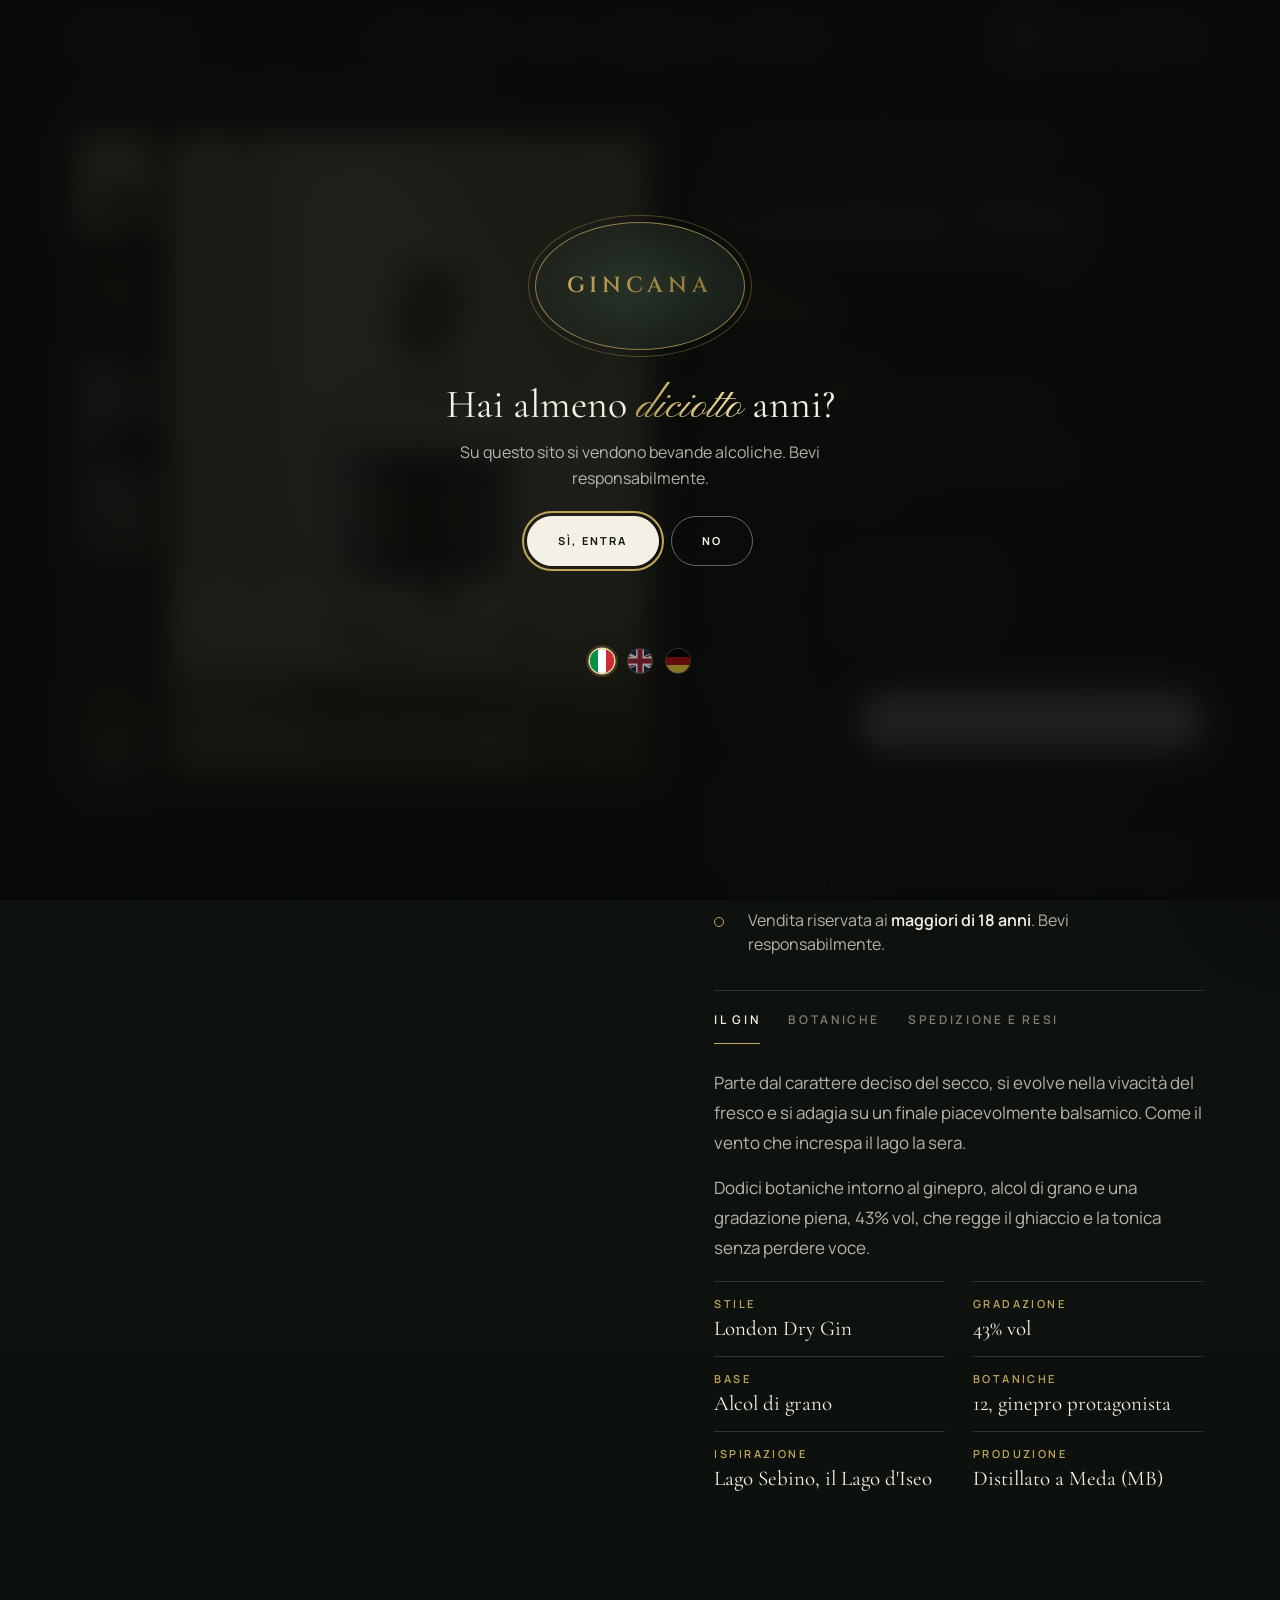
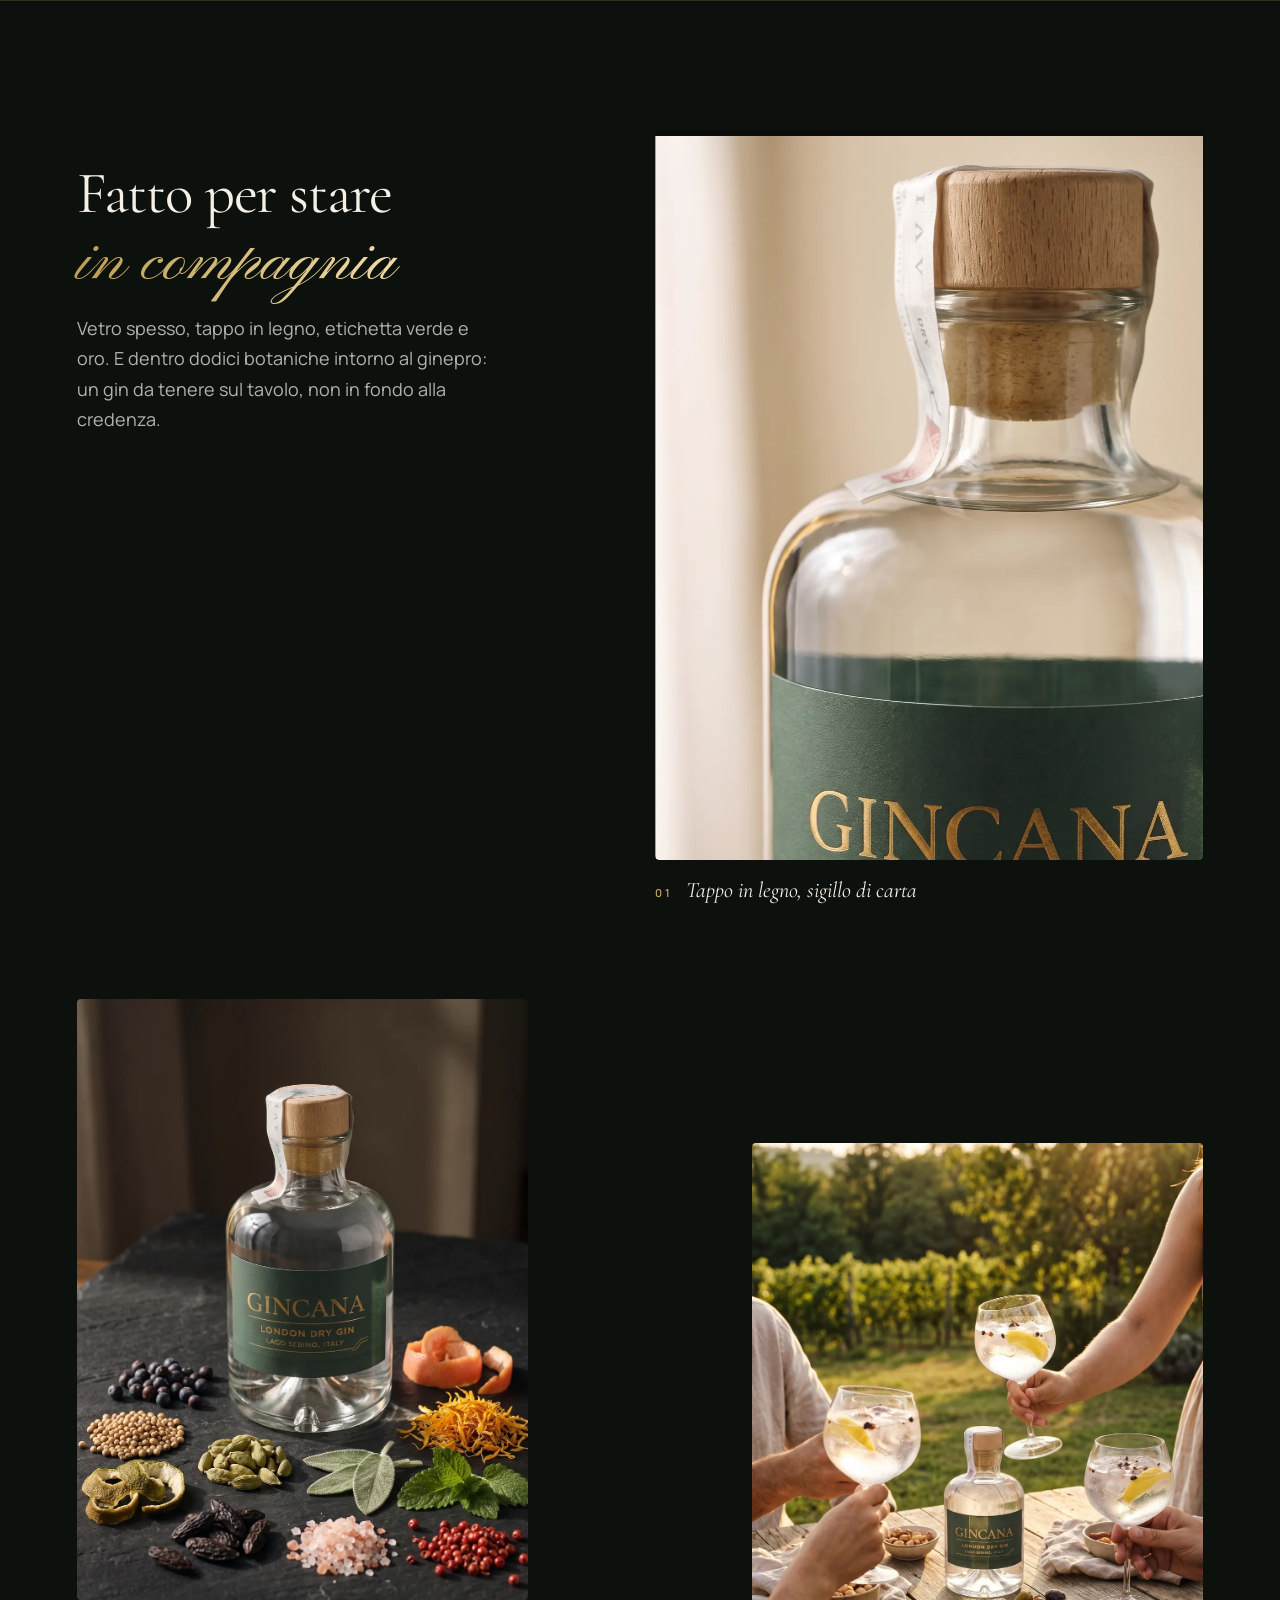
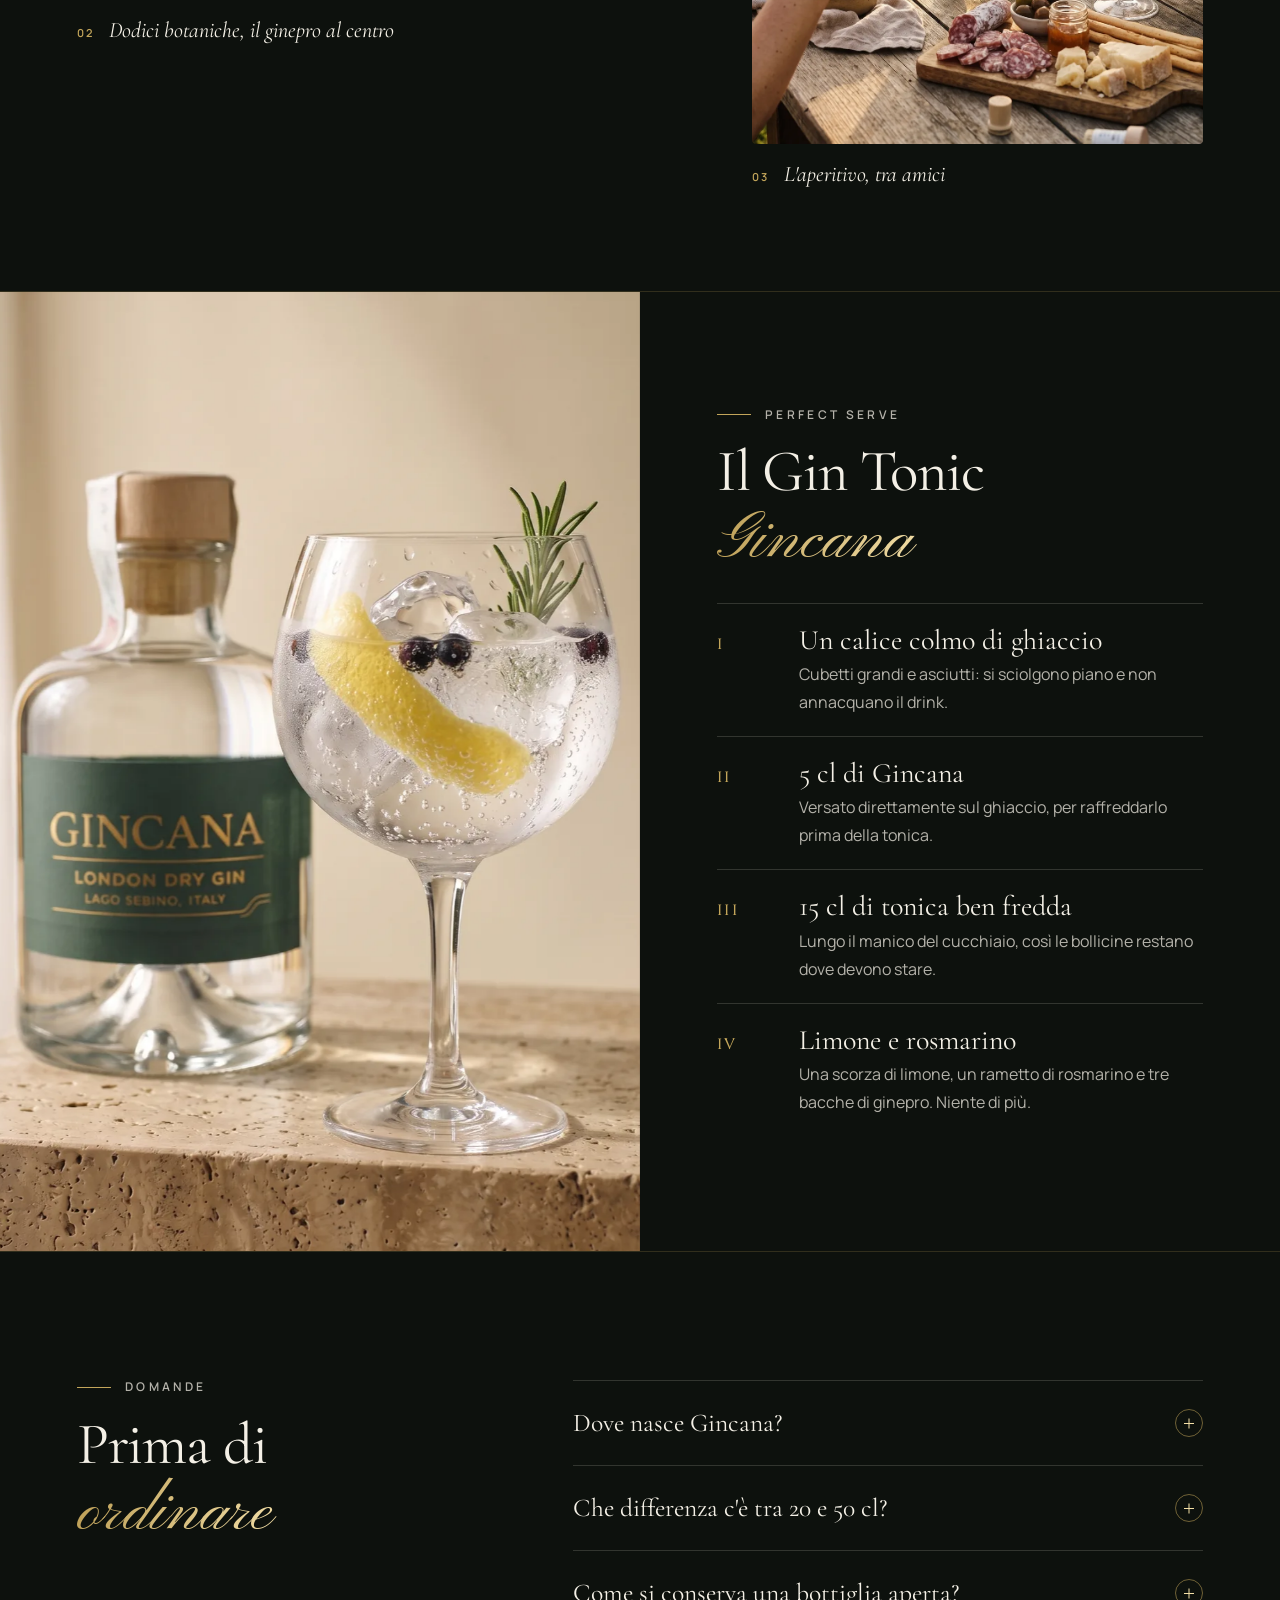
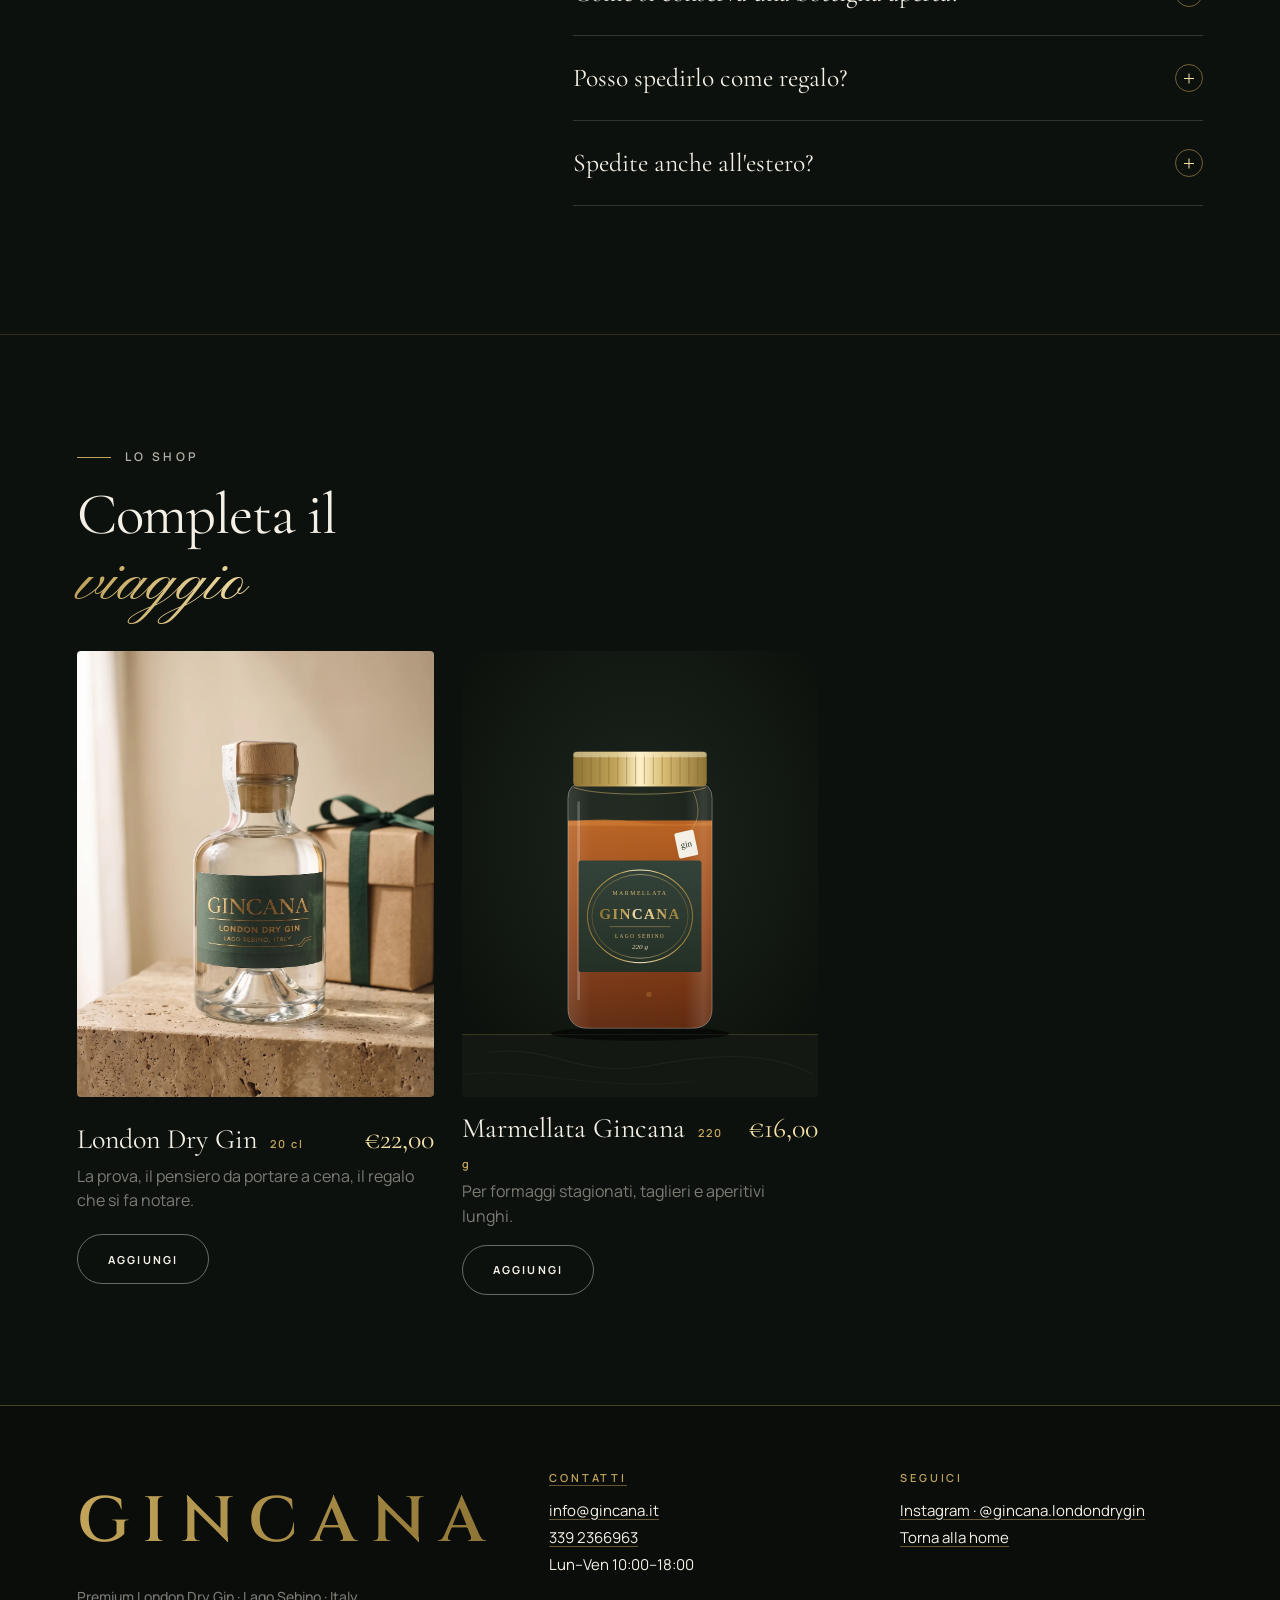
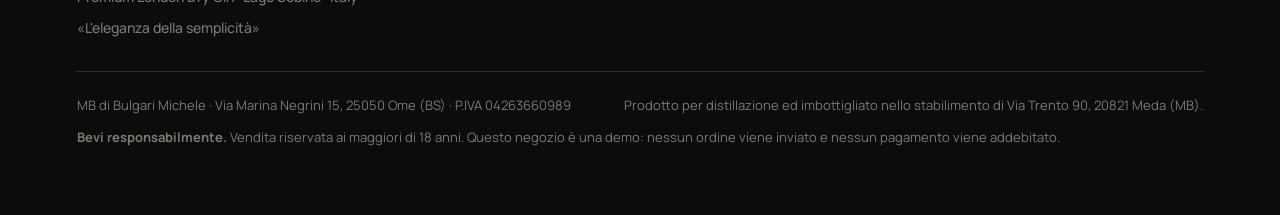
<file: prodotto.html>
<!doctype html>
<html lang="it">
<head>
  <meta name="robots" content="noindex, nofollow" />
  <meta charset="utf-8" />
  <script>try{if(sessionStorage.getItem("gc-pt"))document.documentElement.setAttribute("data-pt","");if(sessionStorage.getItem("gincana:18"))document.documentElement.setAttribute("data-age-ok","")}catch(e){}</script>
  <meta name="viewport" content="width=device-width, initial-scale=1, viewport-fit=cover" />
  <title>London Dry Gin 50 cl · Gincana</title>
  <meta name="description" content="Gincana London Dry Gin, 43% vol, 12 botaniche, ispirato al Lago Sebino. Acquista online: 20 cl, 50 cl e Marmellata Gincana." />
  <meta name="theme-color" content="#0f140f" />
  <link rel="icon" href="img/medaglione.png" />
  <link rel="preconnect" href="https://fonts.googleapis.com" />
  <link rel="preconnect" href="https://fonts.gstatic.com" crossorigin />
  <link href="https://fonts.googleapis.com/css2?family=Cinzel:wght@500;600&family=Cormorant+Garamond:ital,wght@0,400;0,500;1,400;1,500&family=Pinyon+Script&family=Manrope:wght@400;500;600;700;800&display=swap" rel="stylesheet" />
  <script type="module" crossorigin src="./assets/prodotto-CTsomZt6.js"></script>
  <link rel="modulepreload" crossorigin href="./assets/cart-CH0wv7t0.js">
  <link rel="stylesheet" crossorigin href="./assets/cart-CRJhj4h_.css">
</head>
<body data-page="shop" data-variant="editoriale">
  <div class="gc-grain-layer" aria-hidden="true"></div>

  <header class="s-header">
    <a class="brand" href="./" aria-label="Gincana, torna alla home"><span class="foil">GINCANA</span></a>
    <nav aria-label="Shop">
      <a class="s-back" href="./">Home</a>
      <a href="prodotto.html?p=gin-50" data-nav="gin-50">50 cl</a>
      <a href="prodotto.html?p=gin-20" data-nav="gin-20">20 cl</a>
      <a href="prodotto.html?p=marmellata" data-nav="marmellata">Marmellata</a>
      <a href="contatti.html">Contatti</a>
    </nav>
    <div class="lang-switch" data-lang-switch role="group" aria-label="Lingua"></div>
    <button class="s-cart" type="button" data-cart-open aria-label="Apri il carrello">Carrello <span data-cart-count data-empty></span></button>
  </header>

  <ol class="crumbs" aria-label="Percorso">
    <li><a href="./" class="s-back">Torna alla home</a></li>
    <li><a href="prodotto.html?p=gin-50">Shop</a></li>
    <li aria-current="page" id="crumb-name">London Dry Gin 50 cl</li>
  </ol>

  <main id="pd-root" class="pd-root"></main>

  <footer class="s-footer" aria-label="Informazioni">
    <div class="footer-inner">
      <div class="f-brand"><span class="foil f-word">GINCANA</span><p>Premium London Dry Gin · Lago Sebino · Italy</p><p class="f-quote">«L'eleganza della semplicità»</p></div>
      <div><h3><a href="contatti.html">Contatti</a></h3><p><a href="mailto:info@gincana.it">info@gincana.it</a><br /><a href="tel:+393392366963">339 2366963</a><br />Lun–Ven 10:00–18:00</p></div>
      <div><h3>Seguici</h3><p><a href="https://www.instagram.com/gincana.londondrygin/" target="_blank" rel="noopener">Instagram · @gincana.londondrygin</a><br /><a href="./">Torna alla home</a></p></div>
      <div class="f-legal">
        <p>MB di Bulgari Michele · Via Marina Negrini 15, 25050 Ome (BS) · P.IVA 04263660989</p>
        <p>Prodotto per distillazione ed imbottigliato nello stabilimento di Via Trento 90, 20821 Meda (MB).</p>
        <p><b>Bevi responsabilmente.</b> Vendita riservata ai maggiori di 18 anni. Questo negozio è una demo: nessun ordine viene inviato e nessun pagamento viene addebitato.</p>
      </div>
    </div>
  </footer>

  <div class="cursor" aria-hidden="true"><span></span></div>
</body>
</html>
</file>
<file: assets/cart-CRJhj4h_.css>
:root{--lightningcss-light: ;--lightningcss-dark:initial;color-scheme:dark;--night:#0d110d;--green:#2c382c;--gold:#c2a55a;--gold-hi:#f3dfa6;--ivory:#f4f0e6;--ivory-dim:#f4f0e6b8;--ivory-faint:#f4f0e67a;--line:#f4f0e629;--f-display:"Cormorant Garamond", "Times New Roman", serif;--f-script:"Pinyon Script", "Cormorant Garamond", cursive;--f-caps:"Cinzel", "Times New Roman", serif;--f-body:"Manrope", system-ui, -apple-system, "Segoe UI", sans-serif;--ease-out:cubic-bezier(.16, 1, .3, 1);--ease-io:cubic-bezier(.65, 0, .35, 1);--margin:max(24px, 6vw, env(safe-area-inset-left,0px));--edge:22px}*,:before,:after{box-sizing:border-box}html,body{height:100%;margin:0}body{background:var(--night);color:var(--ivory);font-family:var(--f-body);-webkit-font-smoothing:antialiased;overscroll-behavior:none;touch-action:none;-webkit-tap-highlight-color:transparent;overflow:hidden}a{color:inherit}.sr-nav{clip-path:inset(50%);width:1px;height:1px;position:absolute;overflow:hidden}#scene,#scene-video,.station-loop{z-index:1;object-fit:cover;background:var(--night);transform-origin:62%;will-change:transform;width:100%;height:100%;display:block;position:fixed;inset:0}.scene-veil{z-index:2;background:var(--night);opacity:0;pointer-events:none;position:fixed;inset:0}.shade{z-index:2;pointer-events:none;background:linear-gradient(95deg,#090c09d1 0%,#090c098c 32%,#090c0900 60%),linear-gradient(#090c0900 74%,#090c098c 100%),linear-gradient(#090c0980 0%,#090c0900 16%);position:fixed;inset:0}.shade:after{content:"";opacity:0;transition:opacity .9s var(--ease-out);background:linear-gradient(95deg,#090c09e6 0%,#090c09c7 30%,#090c0959 44%,#090c0900 56%);position:absolute;inset:0}body[data-station="2"] .shade:after{opacity:.6}body[data-station="3"] .shade:after,body[data-station="4"] .shade:after{opacity:1}.foil{font-family:var(--f-caps);letter-spacing:.22em;background:linear-gradient(100deg,#8d7334 0%,#c2a55a 28%,#fff4d2 44%,#e6cd8e 50%,#c2a55a 64%,#8d7334 100%) 100% 0/280% 100%;color:#0000;animation:foil 6s var(--ease-io) infinite;-webkit-background-clip:text;background-clip:text;font-weight:600}@keyframes foil{0%,55%{background-position:100% 0}85%,to{background-position:0 0}}.header{z-index:40;top:var(--edge);left:var(--margin);right:var(--margin);grid-template-columns:1fr auto 1fr;align-items:center;gap:16px;display:grid;position:fixed}.brand{justify-self:start;font-size:17px;text-decoration:none}.chapter{font:500 11px var(--f-body);letter-spacing:.28em;text-transform:uppercase;color:var(--ivory-dim);align-items:center;gap:12px;margin:0;display:flex}.ch-num{font:500 15px var(--f-display);letter-spacing:.04em;color:var(--gold-hi);font-variant-numeric:tabular-nums}.ch-sep{background:var(--gold);opacity:.7;width:34px;height:1px}.ch-name{min-width:9ch;display:inline-block}.header-right{justify-self:end;align-items:center;gap:22px;display:flex}.header-link{font:600 11px var(--f-body);letter-spacing:.24em;text-transform:uppercase;padding:10px 0;text-decoration:none}.cart-btn,.menu-btn{height:40px;color:var(--ivory);cursor:pointer;font:600 11px var(--f-body);letter-spacing:.24em;text-transform:uppercase;background:0 0;border:0;align-items:center;gap:10px;padding:0 4px;display:inline-flex}.cart-ic{fill:none;stroke:currentColor;stroke-width:1.5px;stroke-linejoin:round;stroke-linecap:round;width:22px;height:22px;display:none}.menu-buy,.m-only{display:none}.cart-count{min-width:24px;height:24px;font:500 13px var(--f-display);letter-spacing:0;color:var(--gold-hi);font-variant-numeric:tabular-nums;transition:background .4s, color .4s, transform .5s var(--ease-out);border:1px solid #c2a55a99;border-radius:999px;place-items:center;padding:0 6px;display:inline-grid}.cart-count:not([data-empty]):not(:empty){background:var(--gold);color:#121811;border-color:var(--gold)}.cart-btn:hover .cart-count{transform:scale(1.12)}.menu-lines{width:26px;height:10px;position:relative}.menu-lines i{height:1px;transition:transform .6s var(--ease-out);background:currentColor;position:absolute;left:0;right:0}.menu-lines i:first-child{top:0}.menu-lines i:last-child{bottom:0;right:8px}.menu-btn:hover .menu-lines i:last-child{transform:translate(8px)}.progress{z-index:41;pointer-events:none;height:2px;position:fixed;top:0;left:0;right:0}.progress span{background:linear-gradient(90deg, #c2a55a00, var(--gold) 30%, var(--gold-hi));transform-origin:0;height:100%;transform:scaleX(var(--p,0));display:block}.link-line{position:relative}.link-line:after{content:"";background:var(--gold);transform-origin:100%;height:1px;transition:transform .6s var(--ease-out);position:absolute;bottom:4px;left:0;right:0}.link-line:hover:after{transform-origin:100%;transform:scaleX(0)}.link-line:hover{color:var(--gold-hi)}.panels{z-index:3;pointer-events:none;position:fixed;inset:0}.panel{padding:calc(var(--edge) + 78px) var(--margin) clamp(64px, 10vh, 120px);visibility:hidden;align-content:end;transition:visibility 0s linear .6s;display:grid;position:absolute;inset:0}.panel[data-active]{visibility:visible;transition:visibility}.panel-inner{width:min(40rem, 37vw, var(--col-max,40rem));pointer-events:auto;container-type:inline-size}.eyebrow{font:600 12px/1.2 var(--f-body);letter-spacing:.3em;text-transform:uppercase;color:var(--ivory-dim);align-items:center;gap:14px;margin:0 0 20px;display:flex}.eyebrow .idx{font:500 14px var(--f-display);letter-spacing:.04em;color:var(--gold-hi);border-right:1px solid var(--line);padding-right:14px}.panel h1,.panel h2{font-family:var(--f-display);letter-spacing:-.02em;color:var(--ivory);text-wrap:balance;margin:0 0 22px;font-weight:400;line-height:.92}.panel h1{font-size:min(clamp(48px,min(5.2vw,9.2vh),104px),15cqi)}.panel h2{font-size:min(clamp(42px,min(4.7vw,8.4vh),92px),13.5cqi)}.panel h1 em,.panel h2 em{color:var(--gold-hi);font-style:italic}.script{font-family:var(--f-script);letter-spacing:0;color:#0000;background:linear-gradient(100deg,#b6974c 0%,#f6e3ad 40%,#fff8e0 50%,#d8bb72 62%,#a98c45 100%) 100% 0/260% 100%;-webkit-box-decoration-break:clone;box-decoration-break:clone;-webkit-background-clip:text;background-clip:text;margin:-.2em -.34em -.3em -.4em;padding:.2em .34em .3em .4em;font-size:1.12em;font-style:normal;font-weight:400;line-height:.8;display:inline-block}.l{margin:-.12em -.42em -.32em;padding:.16em .42em .34em;display:block;overflow:hidden}.l>span{transition:transform .55s cubic-bezier(.5,0,.75,0);display:block;transform:translateY(105%)}.panel[data-active] .l>span{transition:transform 1.15s var(--ease-out);transform:none}.panel[data-active] .l:nth-child(2)>span{transition-delay:80ms}.panel[data-active] .l:nth-child(3)>span{transition-delay:.16s}.panel[data-active] .script{transition:background-position 1.8s var(--ease-io) .6s;background-position:0 0}.panel-inner>:not(h1,h2){opacity:0;transition:opacity .35s,transform .35s;transform:translateY(16px)}.panel[data-active] .panel-inner>:not(h1,h2){opacity:1;transition:opacity 1s var(--ease-out), transform 1s var(--ease-out);transition-delay:calc(.25s + var(--i,0) * 70ms);transform:none}.lead{max-width:36ch;font:400 clamp(16.5px, min(1.3vw, 2.3vh), 19px)/1.6 var(--f-body);color:var(--ivory-dim);text-wrap:pretty;margin:0 0 24px}.reveal-words .rw{opacity:0;filter:blur(6px);transition:opacity .3s,filter .3s,transform .3s;display:inline-block;transform:translateY(.3em)}.panel[data-active] .reveal-words .rw{opacity:1;filter:none;transition:opacity .9s var(--ease-out), filter .9s var(--ease-out), transform .9s var(--ease-out);transition-delay:calc(.45s + var(--w) * 28ms);transform:none}.specs{grid-template-columns:repeat(3,auto);justify-content:start;gap:0;margin:0 0 28px;display:grid}.specs div{border-right:1px solid var(--line);margin-right:28px;padding:4px 28px 4px 0}.specs div:last-child{border-right:0;margin-right:0}.specs dt{font:600 10.5px var(--f-body);letter-spacing:.26em;text-transform:uppercase;color:var(--gold);margin-bottom:8px}.specs dd{margin:0;display:grid}.specs b{font:400 clamp(34px, 5vh, 46px)/.95 var(--f-display);color:var(--ivory);font-variant-numeric:tabular-nums}.specs b.word{font-style:italic}.specs small{font:400 13.5px var(--f-body);color:var(--ivory-faint);margin-top:6px}.quote{max-width:22ch;font:italic 400 clamp(26px, 2.3vw, 36px)/1.2 var(--f-display);color:var(--ivory);margin:0 0 30px}.journey{counter-reset:j;gap:0;max-width:34rem;margin:0;padding:0;list-style:none;display:grid}.journey li{border-top:1px solid var(--line);grid-template-rows:auto auto;grid-template-columns:44px 1fr;column-gap:8px;padding:14px 0;display:grid;position:relative}.journey li:after{content:"";background:var(--gold);transform-origin:0;width:100%;height:1px;position:absolute;top:-1px;left:0;transform:scaleX(0)}.panel[data-active] .journey li:after{transition:transform 1.4s var(--ease-out);transform:scaleX(1)}.panel[data-active] .journey li:nth-child(2):after{transition-delay:.35s}.panel[data-active] .journey li:nth-child(3):after{transition-delay:.7s}.j-n{font:500 13px var(--f-caps);letter-spacing:.16em;color:var(--gold);grid-row:1/span 2;padding-top:8px}.journey b{font:italic 400 30px/1.1 var(--f-display);color:var(--ivory)}.journey small{font:400 16px/1.5 var(--f-body);color:var(--ivory-dim)}.panel[data-index="1"] .journey{grid-template-columns:repeat(3,minmax(0,1fr));column-gap:18px;max-width:none}.panel[data-index="1"] .journey li{grid-template-rows:auto auto auto;grid-template-columns:1fr;padding:12px 0 0}.panel[data-index="1"] .j-n{grid-row:auto;padding-top:0}.panel[data-index="1"] .journey b{font-size:26px}.panel[data-index="1"] .journey small{font-size:14.5px;line-height:1.45}.panel[data-index="1"] .quote{margin-bottom:22px;font-size:clamp(24px,2vw,32px)}.families{grid-template-columns:repeat(2,minmax(0,1fr));gap:0 30px;max-width:40rem;margin:4px 0 0;padding:0;list-style:none;display:grid}.families li{border-top:1px solid var(--line);grid-template-columns:30px 1fr;padding:13px 0;transition:border-color .5s;display:grid}.families li:hover{border-color:var(--gold)}.f-n{font:500 13px var(--f-display);color:var(--gold);grid-row:1/span 2;padding-top:3px}.families b{font:600 11px var(--f-body);letter-spacing:.24em;text-transform:uppercase;color:var(--gold-hi)}.families i{font:italic 400 21px/1.3 var(--f-display);color:var(--ivory)}.recipe{counter-reset:r;grid-template-columns:repeat(2,minmax(0,1fr));gap:0 30px;max-width:36rem;margin:4px 0 30px;padding:0;list-style:none;display:grid}.recipe li{counter-increment:r;border-top:1px solid var(--line);padding:14px 0 14px 34px;display:grid;position:relative}.recipe li:before{content:counter(r);width:22px;height:22px;font:500 12px var(--f-display);color:var(--gold-hi);border:1px solid #c2a55a99;border-radius:50%;place-items:center;display:grid;position:absolute;top:16px;left:0}.recipe b{font:400 30px/1.05 var(--f-display);color:var(--ivory)}.recipe span{font:400 15.5px/1.45 var(--f-body);color:var(--ivory-dim)}.products{max-width:34rem;margin:0 0 16px;padding:0;list-style:none}.products li{border-top:1px solid var(--line);grid-template-columns:1fr auto auto;align-items:center;gap:0 18px;padding:15px 0;transition:border-color .5s;display:grid}.products li:last-child{border-bottom:1px solid var(--line)}.products li:hover{border-top-color:#c2a55a99}.p-link{text-decoration:none;display:grid}.p-name{font:400 27px/1.15 var(--f-display);color:var(--ivory);transition:color .4s}.p-link:hover .p-name{color:var(--gold-hi)}.p-name small{font:600 11px var(--f-body);letter-spacing:.2em;color:var(--gold);margin-left:8px}.p-note{font:400 15px var(--f-body);color:var(--ivory-faint);margin-top:3px}.p-price{font:400 32px var(--f-display);color:var(--gold-hi)}.p-add{width:44px;height:44px;color:var(--ivory);cursor:pointer;isolation:isolate;font:300 24px/1 var(--f-display);background:0 0;border:1px solid #c2a55a8c;border-radius:50%;position:relative;overflow:visible}.p-add:before{content:"";z-index:-1;background:var(--gold);transition:transform .5s var(--ease-out);border-radius:50%;position:absolute;inset:0;transform:scale(0)}.p-add:hover:before,.p-add[data-done]:before{transform:scale(1)}.p-add:hover,.p-add[data-done]{color:#121811}.p-add span{transition:transform .6s var(--ease-out);display:inline-block}.p-add:hover span{transform:rotate(90deg)}.p-add:focus-visible{outline:2px solid var(--gold);outline-offset:3px}.p-add:after{content:"Aggiungi al carrello";white-space:nowrap;pointer-events:none;-webkit-backdrop-filter:blur(10px);backdrop-filter:blur(10px);font:600 10.5px/1 var(--f-body);letter-spacing:.2em;text-transform:uppercase;color:var(--gold-hi);opacity:0;transition:opacity .35s var(--ease-out), transform .5s var(--ease-out);background:#0c0e0cc7;border:1px solid #c2a55a73;border-radius:999px;padding:8px 14px;position:absolute;bottom:calc(100% + 10px);right:-6px;transform:translateY(6px)}.p-add:hover:after,.p-add:focus-visible:after{opacity:1;transform:none}.p-add[data-done]:after{content:"Aggiunto"}@media (hover:none){.products .p-add{border-radius:999px;align-items:center;gap:6px;width:auto;padding:0 12px 0 10px;font-size:18px;display:inline-flex}.p-add:before{border-radius:999px}.p-add:after{content:"Aggiungi";-webkit-backdrop-filter:none;backdrop-filter:none;opacity:1;color:inherit;letter-spacing:.16em;background:0 0;border:0;padding:0;font-size:10px;position:static;transform:none}.p-add[data-done]:after{content:"Aggiunto"}}.ship{font:500 13.5px var(--f-body);color:var(--ivory-dim);align-items:center;gap:10px;margin:0 0 24px;display:flex}.ship-dot{background:var(--gold);width:7px;height:7px;animation:ping 2.4s var(--ease-out) infinite;border-radius:50%;box-shadow:0 0 #c2a55a99}@keyframes ping{0%{box-shadow:0 0 #c2a55a8c}70%,to{box-shadow:0 0 0 9px #c2a55a00}}.btn{--bg:var(--ivory);--fg:#121811;--bd:var(--ivory);border:1px solid var(--bd);background:var(--bg);height:50px;color:var(--fg);cursor:pointer;font:700 11px/1 var(--f-body);letter-spacing:.2em;text-transform:uppercase;white-space:nowrap;isolation:isolate;border-radius:999px;justify-content:center;align-items:center;padding:0 30px;text-decoration:none;display:inline-flex;position:relative;overflow:hidden}.btn:before{content:"";z-index:-1;background:var(--gold);border-radius:inherit;transition:transform .6s var(--ease-out);position:absolute;inset:0;transform:translateY(101%)}.btn:hover:before{transform:none}.btn span{transition:transform .6s var(--ease-out);display:inline-block}.btn:focus-visible{outline:2px solid var(--gold);outline-offset:3px}.btn--ghost{--bg:transparent;--fg:var(--ivory);--bd:#f4f0e666}.btn--ghost:hover{--fg:#121811}.dots{z-index:4;right:var(--margin);position:fixed;top:50%;transform:translateY(-50%)}.dots ol{counter-reset:ch;-webkit-backdrop-filter:blur(14px)saturate(1.3);backdrop-filter:blur(14px)saturate(1.3);background:#0c0e0c80;border:1px solid #f4f0e624;border-radius:999px;gap:2px;margin:0;padding:10px 8px;list-style:none;display:grid;box-shadow:0 10px 34px #00000061}.dots li{counter-increment:ch}.dots button{cursor:pointer;color:#f4f0e6cc;background:0 0;border:0;border-radius:999px;justify-content:flex-end;align-items:center;gap:10px;height:32px;padding:0 8px;transition:color .4s,background .4s;display:flex;position:relative}.dots button:before{content:"0" counter(ch);font:600 13px var(--f-display);color:inherit;order:2;transition:color .4s}.dots button:after{content:"";transform-origin:100%;width:28px;height:2px;transition:transform .6s var(--ease-out), background .4s;background:currentColor;border-radius:2px;order:3;transform:scaleX(.5)}.dots .tip{-webkit-backdrop-filter:blur(12px);backdrop-filter:blur(12px);height:28px;font:600 10.5px var(--f-body);letter-spacing:.22em;text-transform:uppercase;color:var(--ivory);opacity:0;transition:opacity .4s, transform .6s var(--ease-out);white-space:nowrap;pointer-events:none;background:#0c0e0ca8;border:1px solid #f4f0e61f;border-radius:999px;align-items:center;margin-top:-14px;padding:0 12px;display:flex;position:absolute;top:50%;right:calc(100% + 14px);transform:translate(8px)}.dots button:hover{color:var(--ivory);background:#f4f0e612}.dots button[aria-current]{color:var(--ivory)}.dots button[aria-current]:after{background:var(--gold);transform:none}.dots button:hover .tip,.dots button[aria-current] .tip{opacity:1;transform:none}.dots button[aria-current]:before{color:var(--gold-hi)}.dots button:focus-visible{outline:1px solid var(--gold);outline-offset:2px}.hint{z-index:4;font:600 10px var(--f-body);letter-spacing:.32em;text-transform:uppercase;color:var(--ivory-dim);justify-items:center;gap:10px;transition:opacity .4s;display:grid;position:fixed;bottom:26px;left:50%;translate:-50%}.hint[hidden]{opacity:0;display:grid}.hint-line{background:linear-gradient(var(--gold), transparent);transform-origin:top;width:1px;height:42px;animation:drip 2.2s var(--ease-io) infinite}@keyframes drip{0%{opacity:1;transform:scaleY(0)}60%{opacity:1;transform:scaleY(1)}to{opacity:0;transform:scaleY(1)}}.controls{z-index:35;left:max(22px, env(safe-area-inset-left));right:max(22px, env(safe-area-inset-right));pointer-events:none;justify-content:space-between;transition:opacity .4s;display:flex;position:fixed;bottom:22px}body[data-footer=open] :is(.controls,.dots,.hint,.responsible){opacity:0;pointer-events:none}.orb{pointer-events:auto;cursor:pointer;width:44px;height:44px;color:var(--ivory);border:1px solid var(--line);-webkit-backdrop-filter:blur(10px);backdrop-filter:blur(10px);background:#0d110d59;border-radius:50%;place-items:center;transition:border-color .4s,color .4s;display:grid}.orb:hover{border-color:var(--gold);color:var(--gold-hi)}.sound-tip{white-space:nowrap;pointer-events:none;-webkit-backdrop-filter:blur(10px);backdrop-filter:blur(10px);height:32px;font:600 10.5px var(--f-body);letter-spacing:.2em;text-transform:uppercase;color:var(--gold-hi);opacity:0;transition:opacity .35s var(--ease-out), transform .5s var(--ease-out);background:#0c0e0cb8;border:1px solid #c2a55a73;border-radius:999px;align-items:center;margin:0;padding:0 14px;display:flex;position:absolute;bottom:6px;left:56px;transform:translate(-8px)}.sound-tip[data-show]{opacity:1;transform:none}@media (hover:none) and (pointer:coarse),(width<=900px) and (orientation:portrait){#fullscreen{display:none}}.orb[aria-pressed=true]{background:var(--gold);color:#121811;border-color:var(--gold)}.orb svg{width:20px;height:20px;overflow:visible}.orb .wave{transform-origin:50%;transform-box:fill-box}.responsible{z-index:35;pointer-events:none;font:600 8.5px var(--f-body);letter-spacing:.26em;text-transform:uppercase;color:var(--ivory-faint);margin:0;position:fixed;bottom:6px;left:50%;translate:-50%}.footer{z-index:30;overscroll-behavior:contain;color:var(--ivory);padding:calc(var(--edge) + 88px) var(--margin) 0;clip-path:inset(100% 0 0);visibility:hidden;transition:clip-path 1.2s var(--ease-out), visibility 0s linear 1.2s;background:#0b0f0b;grid-template-rows:1fr auto auto;grid-template-columns:minmax(0,1fr);display:grid;position:fixed;inset:0;overflow:auto}.footer[data-open]{clip-path:inset(0);visibility:visible;transition:clip-path 1.2s var(--ease-out), visibility 0s}.footer{overflow-x:hidden}.f-top{grid-template-columns:minmax(0,1.15fr) minmax(0,.85fr);align-items:end;gap:clamp(40px,7vw,140px);padding-bottom:clamp(28px,4vh,56px);display:grid;position:relative}.f-title{font:400 clamp(56px, min(7vw, 12vh), 132px)/.9 var(--f-display);letter-spacing:-.025em;margin:0 0 22px}.f-title .f-l{display:block}.f-lead{max-width:34ch;font:400 clamp(17px, 1.25vw, 19px)/1.6 var(--f-body);color:var(--ivory-dim);margin:0 0 30px}.f-actions{flex-wrap:wrap;gap:12px;display:flex}.f-side{-webkit-backdrop-filter:blur(10px);backdrop-filter:blur(10px);background:#f4f0e60a;border:1px solid #f4f0e61a;border-radius:18px;gap:34px;padding:30px;display:grid}.f-cols{border-top:1px solid var(--line);grid-template-columns:1fr 1fr;gap:24px;padding-top:26px;display:grid}.footer h3{font:600 11px var(--f-body);letter-spacing:.26em;text-transform:uppercase;color:var(--gold);margin:0 0 12px}.footer .f-cols p{font:400 15.5px/1.85 var(--f-body);color:var(--ivory-dim);margin:0}.footer :is(.f-cols,.f-legal) a{color:inherit;text-underline-offset:3px;text-decoration-color:#c2a55a80;transition:color .3s}.footer :is(.f-cols,.f-legal) a:hover,.f-link:hover{color:var(--gold-hi)}.footer .f-cols a.f-buy{color:var(--gold-hi);-webkit-text-decoration-color:var(--gold);text-decoration-color:var(--gold);font-weight:600}.news{gap:12px;display:grid}.news label{font:400 15.5px/1.55 var(--f-body);color:var(--ivory-dim)}.news-row{gap:10px;display:flex}.news input{border:1px solid var(--line);min-width:0;height:52px;color:var(--ivory);font:400 16px var(--f-body);background:#f4f0e60d;border-radius:999px;flex:1;padding:0 20px;transition:border-color .4s}.news input:focus{border-color:var(--gold);outline:none}.news input[aria-invalid=true]{border-color:#d27a5a}.news-msg{min-height:1.4em;color:var(--gold-hi);margin:0;font:500 13.5px var(--f-body)!important}.news[data-sent] .news-row{display:none}.f-link{color:inherit;font:inherit;cursor:pointer;text-underline-offset:3px;background:0 0;border:0;padding:0;-webkit-text-decoration:underline #c2a55a80;text-decoration:underline #c2a55a80}.f-word-xl{letter-spacing:.04em;text-align:center;white-space:nowrap;-webkit-user-select:none;user-select:none;margin:clamp(6px,2vh,30px) 0 0;padding-top:.06em;font-size:clamp(60px,min(15.5vw,25vh),300px);line-height:.9;position:relative;-webkit-mask-image:linear-gradient(#000 45%,#00000026 100%);mask-image:linear-gradient(#000 45%,#00000026 100%)}.f-legal{border-top:1px solid var(--line);flex-wrap:wrap;justify-content:space-between;gap:8px 30px;padding:16px 0 22px;display:flex;position:relative}.f-legal p{font:400 12.5px/1.6 var(--f-body);color:var(--ivory-faint);margin:0}.footer :is(.f-cta>*,.f-side,.f-word-xl,.f-legal){opacity:0;transition:opacity .5s,transform .5s;transform:translateY(26px)}.footer[data-open] :is(.f-cta>*,.f-side,.f-word-xl,.f-legal){opacity:1;transition:opacity 1.1s var(--ease-out), transform 1.1s var(--ease-out);transform:none}.footer[data-open] .f-cta>:first-child{transition-delay:.35s}.footer[data-open] .f-cta>:nth-child(2){transition-delay:.45s}.footer[data-open] .f-cta>:nth-child(3){transition-delay:.55s}.footer[data-open] .f-cta>:nth-child(4){transition-delay:.65s}.footer[data-open] .f-side{transition-delay:.6s}.footer[data-open] .f-word-xl{transition-duration:1.6s;transition-delay:.75s}.footer[data-open] .f-legal{transition-delay:.9s}.loader{z-index:10000;text-align:center;transition:opacity .9s var(--ease-io), filter .9s var(--ease-io);background:radial-gradient(120% 90% at 50% 45%,#faf7ef,#ebe4d4);place-items:center;display:grid;position:fixed;inset:0}.loader[data-exiting]{opacity:0;filter:blur(6px);pointer-events:none}.loader-stack{justify-items:center;gap:30px;display:grid}.loader-ring{aspect-ratio:1;place-items:center;width:clamp(230px,34vh,330px);display:grid;position:relative}.loader-ring svg{width:100%;height:100%;position:absolute;inset:0}#loader-arc{transition:stroke-dashoffset .4s linear}.loader-center{justify-items:center;gap:10px;display:grid}.wordmark{font-family:var(--f-caps);letter-spacing:.16em;font-weight:600}.loader-word{color:var(--green);letter-spacing:.2em;font-size:clamp(26px,4vh,36px)}.loader-small{font:600 9.5px var(--f-caps);letter-spacing:.26em;color:#8e813d;text-transform:uppercase}.loader-swap{justify-items:center;min-height:150px;display:grid}.loader-swap>*{grid-area:1/1}.loader-progress{font:500 40px/1 var(--f-display);color:var(--green);font-variant-numeric:tabular-nums;transition:opacity .42s .18s,filter .42s .18s}.loader-progress small{color:#8e813d;margin-left:4px;font-size:16px}.loader-stage{font:500 12px var(--f-body);color:#2c382c99;margin-top:12px}.age{z-index:1;opacity:0;filter:blur(3px);pointer-events:none;transition:opacity .64s var(--ease-out) .5s, filter .64s var(--ease-out) .5s;justify-items:center;gap:14px;display:grid;position:relative}.age-q{font:italic 500 28px var(--f-display);color:var(--green);margin:0}.age-actions{flex-wrap:wrap;justify-content:center;gap:10px;display:flex}.loader .btn--solid{--bg:var(--green);--fg:#f4f0e6;--bd:var(--green)}.loader .btn--solid:hover{--fg:#121811}.age-no{font:500 12px var(--f-body);color:#2c382c8c;cursor:pointer;text-underline-offset:3px;background:0 0;border:0;text-decoration:underline}.age-msg{font:500 13px var(--f-body);color:var(--green);max-width:32ch;margin:4px 0 0;display:none}.loader[data-ready] .loader-progress{opacity:0;filter:blur(3px);pointer-events:none;visibility:hidden;transition:opacity .42s .18s,filter .42s .18s,visibility 0s .6s}.loader[data-ready] .age{opacity:1;filter:none;pointer-events:auto}.loader[data-underage] :is(.age-actions,.age-no){display:none}.loader[data-underage] .age-msg{display:block}.menu{z-index:60;touch-action:pan-y;display:grid;position:fixed;inset:0}.menu[hidden]{display:none}.menu-bg{clip-path:inset(0 0 100%);transition:clip-path .9s var(--ease-io);background:#0a0d0a;position:absolute;inset:0}.menu[data-open] .menu-bg{clip-path:inset(0)}.menu-inner{padding:110px var(--margin) 70px;grid-template-columns:1fr minmax(220px,26vw);align-items:end;gap:40px;display:grid;position:relative}.menu-list{display:grid}.menu-list a{color:var(--ivory);border-bottom:1px solid var(--line);align-items:baseline;gap:22px;padding:8px 0;text-decoration:none;display:flex;overflow:hidden}.m-n{font:500 14px var(--f-display);color:var(--gold);min-width:2.2em}.m-t{font:400 clamp(44px, 7.4vh, 92px)/1 var(--f-display);letter-spacing:-.02em;transition:transform .4s var(--ease-io), color .4s;display:inline-block;transform:translateY(110%)}.menu[data-open] .m-t{transition:transform 1.1s var(--ease-out), color .4s, letter-spacing .6s var(--ease-out);transition-delay:calc(.3s + var(--i) * 60ms), 0s, 0s;transform:none}.menu-list a:hover .m-t,.menu-list a:focus-visible .m-t{color:var(--gold-hi);font-style:italic}.menu-list a[aria-current] .m-n:after{content:" ·"}.menu-side{opacity:0;gap:22px;transition:opacity .4s;display:grid}.menu[data-open] .menu-side{opacity:1;transition:opacity 1s var(--ease-out) .7s}.menu-shop{text-align:center;border:1px solid #c2a55a66;border-radius:50%/46%;padding:22px;text-decoration:none;transition:border-color .5s;display:grid}.menu-shop:hover{border-color:var(--gold)}.menu-shop span{font:600 11px var(--f-body);letter-spacing:.3em;text-transform:uppercase;color:var(--ivory-dim)}.menu-shop .script{background-position:0 0;font-size:34px;line-height:1.2}.menu-side p{font:400 15px/1.8 var(--f-body);color:var(--ivory-dim);margin:0}.menu-side a{color:var(--ivory);text-underline-offset:3px;text-decoration-color:#c2a55a80}.menu-note{color:var(--ivory-faint)!important;font-size:13px!important}.menu-close{top:var(--edge);right:var(--margin);height:40px;color:var(--ivory);cursor:pointer;font:600 11px var(--f-body);letter-spacing:.24em;text-transform:uppercase;opacity:0;background:0 0;border:0;transition:opacity .4s;position:absolute}.menu[data-open] .menu-close{opacity:1;transition-delay:.5s}.menu-peek{z-index:1;aspect-ratio:16/10;pointer-events:none;opacity:0;clip-path:inset(50%);width:300px;transition:clip-path .7s var(--ease-out), opacity .4s;border-radius:4px;margin:0;position:fixed;top:0;left:0;overflow:hidden}.menu-peek img{object-fit:cover;width:100%;height:100%;transition:transform 1.2s var(--ease-out);transform:scale(1.2)}.menu[data-peek] .menu-peek{opacity:1;clip-path:inset(0)}.menu[data-peek] .menu-peek img{transform:none}.grain{z-index:9;pointer-events:none;opacity:.075;mix-blend-mode:overlay;background-image:url("data:image/svg+xml;utf8,<svg xmlns='http://www.w3.org/2000/svg' width='220' height='220'><filter id='n'><feTurbulence type='fractalNoise' baseFrequency='0.85' numOctaves='2' stitchTiles='stitch'/><feColorMatrix values='0 0 0 0 1  0 0 0 0 1  0 0 0 0 1  0 0 0 1.4 -0.2'/></filter><rect width='100%' height='100%' filter='url(%23n)'/></svg>");animation:.9s steps(6,end) infinite grain;position:fixed;inset:-50%}@keyframes grain{0%{transform:translate(0)}20%{transform:translate(-6%,4%)}40%{transform:translate(5%,-3%)}60%{transform:translate(-3%,-6%)}80%{transform:translate(6%,5%)}to{transform:translate(0)}}.trail{z-index:19999;pointer-events:none;width:100%;height:100%;position:fixed;inset:0}@media (hover:none),(pointer:coarse){.trail{display:none}}.cursor{z-index:20000;pointer-events:none;opacity:0;width:34px;height:34px;transition:width .5s var(--ease-out), height .5s var(--ease-out), margin .5s var(--ease-out), background .4s, opacity .4s;mix-blend-mode:difference;border:1px solid #f3dfa6b3;border-radius:50%;margin:-17px 0 0 -17px;position:fixed;top:0;left:0}.cursor span{background:var(--gold-hi);border-radius:50%;width:4px;height:4px;margin:-2px;position:absolute;top:50%;left:50%}.cursor[data-on]{opacity:1}.cursor[data-hover]{background:#f3dfa61f;width:64px;height:64px;margin:-32px 0 0 -32px}@media (hover:none),(pointer:coarse){.cursor{display:none}}@media (width<=900px),(pointer:coarse){:root{--edge:16px;--margin:max(18px, 5vw)}.header{grid-template-columns:1fr auto}.chapter{display:none}.brand{font-size:15px}.shade{background:linear-gradient(#090c0900 38%,#090c09b3 66%,#090c09e6 100%),linear-gradient(#090c098c 0%,#090c0900 18%)}.panel{padding:0 var(--margin) 90px}#scene-video,.station-loop{-webkit-mask-image:linear-gradient(#000 calc(100% - 24vh),#0000);mask-image:linear-gradient(#000 calc(100% - 24vh),#0000)}.panel-inner{width:100%;padding-right:50px}.shade:after{background:linear-gradient(#090c0900 18%,#090c09a8 50%,#090c09e0 100%)}body[data-station="1"] .shade:after{opacity:1}.panel h1{font-size:clamp(42px,12vw,58px)}.panel h2{margin-bottom:14px;font-size:clamp(38px,11vw,52px)}.lead{margin-bottom:18px;font-size:16px;line-height:1.55}.specs{grid-template-columns:repeat(3,minmax(0,1fr));margin-bottom:20px}.specs div{margin-right:12px;padding:2px 10px 2px 0}.specs b{font-size:32px}.eyebrow{letter-spacing:.2em;gap:10px;margin-bottom:14px;font-size:10.5px}.eyebrow .idx{padding-right:10px}.specs small{display:none}.specs dt{letter-spacing:.2em;font-size:9.5px}.quote{margin-bottom:16px;font-size:24px}.journey li{grid-template-columns:30px 1fr;padding:9px 0}.journey b{font-size:22px}.journey small{font-size:14px}.families{gap:0 14px}.families li{grid-template-columns:1fr;padding:8px 0}.f-n{display:none}.families b{font-size:9.5px}.families i{font-size:16px}.recipe{gap:0 14px;margin-bottom:18px}.recipe li{padding:9px 0 9px 28px}.recipe li:before{width:19px;height:19px;font-size:11px;top:11px}.recipe b{font-size:22px}.recipe span{font-size:13.5px}.p-note{display:none}.products li{gap:0 12px;padding:8px 0}.p-name{font-size:19px}.p-name small{margin:2px 0 0;display:block}.p-price{font-size:22px}.p-add{width:38px;height:38px;font-size:20px}.ship{margin-bottom:16px;font-size:12px}.header-link:not(.h-buy),.cart-label,.menu-label{display:none}.header-right{gap:8px}.h-buy{-webkit-backdrop-filter:blur(8px);backdrop-filter:blur(8px);letter-spacing:.18em;height:34px;color:var(--gold-hi);white-space:nowrap;background:#0c0e0c73;border:1px solid #c2a55ab3;border-radius:999px;align-items:center;padding:0 14px;font-size:10px;display:inline-flex}.h-buy:after{display:none}.cart-btn{justify-content:center;width:40px;padding:0;position:relative}.cart-ic{display:block}.cart-btn .cart-count{min-width:18px;height:18px;padding:0 4px;font-size:11px;position:absolute;top:2px;right:0}.cart-btn .cart-count[data-empty],.cart-btn .cart-count:empty,.menu-list{display:none}.menu-inner{align-content:start}.menu-side{gap:26px}.menu-shop{background:var(--gold);border-color:var(--gold);border-radius:999px;padding:26px 18px}.menu-shop span{color:#121811;font-size:12px}.menu-shop .script{color:#121811}.menu-buy{display:grid}.menu-buy a,.menu-buy button{border:0;border-bottom:1px solid var(--line);color:var(--ivory);cursor:pointer;text-align:left;background:0 0;justify-content:space-between;align-items:baseline;gap:12px;width:100%;padding:16px 0;text-decoration:none;display:flex}.menu-buy .m-t{font:400 28px/1.1 var(--f-display)}.menu-buy small{font:600 11px var(--f-body);letter-spacing:.16em;text-transform:uppercase;color:var(--gold-hi)}.menu-buy small[data-empty]:before{content:"vuoto"}.menu-inner{padding:90px var(--margin) 40px;grid-template-columns:1fr;align-items:start;gap:30px}.m-t{font-size:clamp(36px,11vw,52px)}.menu-peek{display:none}.news-row{flex-direction:column}.age-actions{flex-direction:column;align-items:stretch;width:min(300px,84vw)}.age-q{font-size:24px}.btn{height:44px;padding:0 20px}.dots{right:8px}.dots ol{padding:8px 4px}.dots button{height:28px;padding:0 6px}.dots .tip,.dots button:before{display:none}.dots button:after{width:20px}.hint{display:none!important}.orb{width:40px;height:40px}.footer{padding-top:calc(var(--edge) + 72px);grid-template-rows:auto auto auto}.f-top{grid-template-columns:1fr;gap:30px}.f-title{font-size:clamp(46px,13vw,64px)}.f-side{padding:22px}.f-legal{flex-direction:column;padding-bottom:28px}}@media (prefers-reduced-motion:reduce){*,:before,:after{transition-duration:.01ms!important;animation-duration:.01ms!important;animation-iteration-count:1!important}}.station-loop{opacity:0;pointer-events:none}@media (width<=900px) and (orientation:portrait){:root{--band:48svh}#scene-video,.station-loop{height:var(--band);transform-origin:50%;inset:0 0 auto;-webkit-mask-image:linear-gradient(#0000 0,#000 7% 80%,#0000);mask-image:linear-gradient(#0000 0,#000 7% 80%,#0000)}.shade{background:linear-gradient(#090c0999 0%,#090c0900 12%)}.shade:after{display:none}.panel{padding:calc(var(--band) - 26px) var(--margin) 78px;align-content:start}.panel-inner{padding-right:0}.dots{top:calc(var(--band) * .5)}.panel h1{margin-bottom:12px;font-size:clamp(36px,10.4vw,48px)}.panel h2{margin-bottom:12px;font-size:clamp(32px,9.4vw,44px)}.eyebrow{margin-bottom:10px}.lead{margin-bottom:14px;font-size:15.5px;line-height:1.5}.d-only{display:none}.m-only{display:block}.panel[data-index="1"] .quote,.journey small,.families i{display:none}.recipe span{font-size:12.5px;line-height:1.35}.panel[data-index="1"] .journey{column-gap:10px}.panel[data-index="1"] .journey li{padding-top:8px}.panel[data-index="1"] .journey b{font-size:22px}.families{grid-template-columns:repeat(3,minmax(0,1fr));gap:0 10px}.families b{font-size:10px}.recipe{grid-template-columns:repeat(2,minmax(0,1fr))}.panel[data-index="4"] .ship,.panel[data-index="4"] .actions{display:none}.specs{margin-bottom:16px}.specs b{font-size:28px}.actions{gap:10px}}@media (width<=380px){.h-buy{letter-spacing:.12em;padding:0 11px}.header-right{gap:4px}.brand{font-size:13px}}@media (width<=900px) and (orientation:portrait){.panel{padding-bottom:72px}.panel h1{font-size:clamp(40px,11.6vw,54px)}.panel h2{font-size:clamp(36px,10.6vw,50px)}.eyebrow{font-size:11.5px}.lead{font-size:17px;line-height:1.5}.specs b{font-size:32px}.specs dt{font-size:10.5px}.panel[data-index="1"] .journey b{font-size:25px}.families b{font-size:12px}.recipe b{font-size:24px}.recipe span{font-size:13.5px}.p-name{font-size:21px}.p-name small{font-size:12px}.p-price{font-size:24px}.btn{height:46px;font-size:11.5px}}.fam-detail{display:none}@media (width<=900px) and (orientation:portrait){.panel{padding-bottom:86px}.panel h1{font-size:clamp(44px,12.6vw,58px)}.panel h2{font-size:clamp(40px,11.6vw,54px)}.eyebrow{font-size:12.5px}.lead{font-size:18.5px;line-height:1.48}.specs b{font-size:36px}.specs dt{font-size:11px}.panel[data-index="1"] .journey b{font-size:28px}.recipe b{font-size:26px}.recipe span{font-size:15px}.p-name{font-size:23px}.p-name small{font-size:13px}.p-price{font-size:26px}.btn{height:48px;font-size:12px}.families{grid-template-columns:repeat(3,minmax(0,1fr));gap:8px}.families li{border:1px solid var(--line);text-align:center;cursor:pointer;-webkit-tap-highlight-color:transparent;border-radius:10px;justify-items:center;padding:12px 6px;transition:border-color .3s,background .3s}.families b{letter-spacing:.14em;font-size:13px}.families li[aria-pressed=true]{border-color:var(--gold);background:#c2a55a24}.fam-detail{min-height:2.9em;font:italic 400 21px/1.35 var(--f-display);color:var(--ivory);margin:14px 0 0;display:block}.fam-detail span{animation:gc-fam-in .5s var(--ease-out);display:block}.fam-detail b{font:600 12px var(--f-body);letter-spacing:.18em;text-transform:uppercase;color:var(--gold-hi);margin-right:6px;font-style:normal}@keyframes gc-fam-in{0%{opacity:0;transform:translateY(8px)}}.swipe-hint{z-index:34;pointer-events:none;font:600 10.5px var(--f-body);letter-spacing:.3em;text-transform:uppercase;color:var(--ivory-dim);opacity:0;flex-direction:column;align-items:center;gap:4px;transition:opacity .5s;display:flex;position:fixed;bottom:28px;left:50%;translate:-50%}.swipe-hint i{border-right:1.5px solid var(--gold);border-bottom:1.5px solid var(--gold);width:10px;height:10px;animation:gc-swipe 1.6s var(--ease-io) infinite;transform:rotate(45deg)}body[data-swipe]:not([data-footer=open]) .swipe-hint{opacity:1}@keyframes gc-swipe{0%,to{opacity:.4;transform:translateY(-3px)rotate(45deg)}50%{opacity:1;transform:translateY(3px)rotate(45deg)}}.responsible{bottom:8px}}@media (prefers-reduced-motion:reduce){.swipe-hint i{animation:none}}.hint{display:none!important}.swipe-hint{z-index:34;left:50%;bottom:calc(30px + env(safe-area-inset-bottom));pointer-events:none;font:700 11px var(--f-body);letter-spacing:.3em;text-transform:uppercase;color:var(--gold-hi);text-shadow:0 1px 10px #000000b3;opacity:0;flex-direction:column;align-items:center;gap:6px;transition:opacity .5s;display:flex;position:fixed;translate:-50%}.swipe-hint i{border-right:2px solid var(--gold-hi);border-bottom:2px solid var(--gold-hi);width:11px;height:11px;animation:gc-swipe 1.6s var(--ease-io) infinite;transform:rotate(45deg)}body[data-swipe]:not([data-footer=open]) .swipe-hint{opacity:1}@keyframes gc-swipe{0%,to{opacity:.45;transform:translateY(-3px)rotate(45deg)}50%{opacity:1;transform:translateY(3px)rotate(45deg)}}.responsible{bottom:calc(8px + env(safe-area-inset-bottom))!important}.controls{bottom:calc(22px + env(safe-area-inset-bottom))}@media (prefers-reduced-motion:reduce){.swipe-hint i{animation:none}}.bot-spots{z-index:3;pointer-events:none;opacity:0;transition:opacity .6s;position:fixed;inset:0}body[data-bot-spots] .bot-spots{opacity:1}.bot-spot{pointer-events:none;cursor:help;border-radius:50%;position:absolute}body[data-bot-spots] .bot-spot{pointer-events:auto}.bot-spot--mark:after{content:"";background:var(--gold-hi);width:9px;height:9px;animation:bot-ping 2.4s var(--ease-out) infinite;border-radius:50%;margin:-4.5px;position:absolute;top:50%;left:50%;box-shadow:0 0 #f3dfa699}.bot-spot[data-hot]{box-shadow:0 0 0 1.5px #f3dfa6d9,0 0 28px #f3dfa640}@keyframes bot-ping{0%{box-shadow:0 0 #f3dfa699}to{box-shadow:0 0 0 12px #f3dfa600}}.bot-tip{z-index:5;white-space:nowrap;pointer-events:none;-webkit-backdrop-filter:blur(12px);backdrop-filter:blur(12px);opacity:0;transition:opacity .3s var(--ease-out), transform .45s var(--ease-out);background:#0c0e0cbd;border:1px solid #c2a55a80;border-radius:12px;gap:2px;margin:0;padding:10px 16px;display:grid;position:fixed;transform:translate(-50%,calc(-100% - 6px))}.bot-tip[data-show]{opacity:1;transform:translate(-50%,calc(-100% - 14px))}.bot-tip b{font:400 22px/1.1 var(--f-display);color:var(--ivory)}.bot-tip small{font:600 10px var(--f-body);letter-spacing:.22em;text-transform:uppercase;color:var(--gold-hi)}@media (prefers-reduced-motion:reduce){.bot-spot--mark:after{animation:none}}.menu-peek{display:none!important}.menu-list a,.menu-list button{border:0;border-bottom:1px solid var(--line);text-align:left;width:100%;color:var(--ivory);cursor:pointer;font:inherit;background:0 0;align-items:baseline;gap:22px;padding:8px 0;text-decoration:none;display:flex;overflow:hidden}.menu-list .m-p{font:600 11px var(--f-body);letter-spacing:.2em;text-transform:uppercase;color:var(--ivory-dim);white-space:nowrap;margin-left:auto;transition:color .4s}.menu-list .m-p[data-empty]:before{content:"vuoto"}.menu-list :is(a,button):hover .m-t,.menu-list :is(a,button):focus-visible .m-t{color:var(--gold-hi);font-style:italic}.menu-list :is(a,button):hover .m-p,.menu-list :is(a,button):focus-visible .m-p{color:var(--gold-hi)}.bot-tip[data-below]{transform:translate(-50%,6px)}.bot-tip[data-below][data-show]{transform:translate(-50%,14px)}.lang-switch{align-items:center;gap:2px;display:inline-flex}.lang-switch button{cursor:pointer;font:600 10.5px var(--f-body);letter-spacing:.16em;color:#f4f0e68c;background:0 0;border:0;border-bottom:1px solid #0000;padding:6px 6px 4px;transition:color .3s,border-color .3s}.lang-switch button:hover{color:var(--ivory)}.lang-switch button[aria-pressed=true]{color:var(--gold-hi);border-bottom-color:var(--gold)}.lang-switch--gate{justify-content:center;margin-top:14px}.menu-side .lang-switch button{padding:8px 10px 6px;font-size:12px}@media (width<=900px),(pointer:coarse){.header .lang-switch{display:none}}html[data-pt] body:before{content:"";z-index:99998;background:#0b0f0b;position:fixed;inset:0}.pt{z-index:99999;pointer-events:none;clip-path:inset(100% 0 0);visibility:hidden;background:#0b0f0b;place-items:center;display:grid;position:fixed;inset:0}.pt[data-state]{visibility:visible}.pt[data-state=in]{clip-path:inset(0);transition:clip-path .7s var(--ease-io);pointer-events:auto}.pt[data-state=cover]{clip-path:inset(0);transition:none}.pt[data-state=out]{clip-path:inset(0 0 100%);transition:clip-path 1s var(--ease-io) .1s}.pt-mark{justify-items:center;gap:14px;display:grid}.pt-word{font:600 clamp(22px, 2.4vw, 34px) var(--f-caps);letter-spacing:.32em;color:var(--gold-hi);opacity:0;transition:opacity .5s, transform .6s var(--ease-out);transform:translateY(10px)}.pt-line{background:var(--gold);transform-origin:0;width:140px;height:1px;transition:transform .7s var(--ease-out);transform:scaleX(0)}.pt[data-state=in] .pt-word,.pt[data-state=cover] .pt-word{opacity:1;transition-delay:.25s;transform:none}.pt[data-state=in] .pt-line,.pt[data-state=cover] .pt-line{transition-delay:.3s;transform:scaleX(1)}.glint{z-index:2;pointer-events:none;opacity:0;mix-blend-mode:screen;background:radial-gradient(ellipse 16% 55% at var(--gx,50%) var(--gy,40%), #fff4d68c, #ffecbe2e 45%, #ffecbe00 72%);border-radius:36% 36% 18% 18%/22% 22% 10% 10%;position:fixed}.glint--hero{background:0 0;border-radius:0;overflow:visible}.glint--stage{z-index:4;background:radial-gradient(ellipse 22% 45% at var(--gx,50%) var(--gy,40%), #fff8e46b, #fff0cd00 70%);border-radius:0;position:absolute;inset:0}@media (hover:hover) and (pointer:fine){html.has-cursor,html.has-cursor *{cursor:none!important}html.has-cursor input:not([type=radio]):not([type=checkbox]),html.has-cursor textarea{cursor:text!important}}.cursor-dot{z-index:20001;background:var(--gold-hi);pointer-events:none;opacity:0;border-radius:50%;width:6px;height:6px;margin:-3px 0 0 -3px;transition:opacity .3s;position:fixed;top:0;left:0;box-shadow:0 0 0 1px #0c0e0c59}.cursor-dot[data-on]{opacity:1}.cursor span{display:none}@media (hover:none),(pointer:coarse){.cursor-dot{display:none}}.cursor[data-label]{mix-blend-mode:normal;border-color:var(--gold);background:#0c0e0c40;width:40px;height:40px;margin:-20px 0 0 -20px}.cursor-label{-webkit-backdrop-filter:blur(6px);backdrop-filter:blur(6px);font:700 9.5px var(--f-body);letter-spacing:.16em;text-transform:uppercase;white-space:nowrap;color:var(--gold-hi);opacity:0;transition:opacity .25s, transform .4s var(--ease-out);background:#0c0e0cd1;border:1px solid #c2a55a73;border-radius:999px;padding:6px 11px 5px;position:absolute;top:50%;left:calc(100% + 10px);transform:translate(-6px,-50%)}.cursor[data-label] .cursor-label{opacity:1;transition-delay:80ms;transform:translateY(-50%)}html[data-age-ok] .age{visibility:hidden}html[lang=de] .panel h1{font-size:min(clamp(44px,min(4.6vw,8.2vh),92px),13.2cqi)}html[lang=de] .panel h1 .l>span,html[lang=de] .h-buy,.header-link{white-space:nowrap}@media (width<=760px){html[lang=de] .panel h1{font-size:clamp(30px,9.4vw,44px)}}::selection{color:#10140f;-webkit-text-fill-color:#10140f;text-shadow:none;background:#d6b76aeb}::-moz-selection{color:#10140f;text-shadow:none;background:#d6b76aeb}.script::selection{color:#10140f}em::selection{color:#10140f}i::selection{color:#10140f}html:not([lang=it]) .responsible{white-space:nowrap}@media (width<=760px){html[lang=de] .responsible{letter-spacing:.14em;font-size:8.5px}}.lang-switch--gate{background:#fffcf499;border:1px solid #8e813d59;border-radius:999px;width:max-content;margin:22px auto 0;padding:4px 8px;display:flex;position:relative}.lang-switch--gate button{color:#20261e99;padding:7px 9px 5px;font-size:11.5px}.lang-switch--gate button:hover{color:#1c221a}.lang-switch--gate button[aria-pressed=true]{color:#6f5f22;border-bottom-color:#8e813d}.bot-hint{-webkit-backdrop-filter:blur(8px);backdrop-filter:blur(8px);color:var(--ivory);font:600 11px var(--f-body);letter-spacing:.12em;text-transform:uppercase;pointer-events:none;transition:opacity .5s, transform .6s var(--ease-out);background:#0c0e0ca8;border:1px solid #c2a55a66;border-radius:999px;align-items:center;gap:10px;margin:0;padding:10px 18px 9px 14px;display:flex;position:absolute;bottom:96px;right:5vw}.bot-hint i{background:var(--gold-hi);border-radius:50%;width:9px;height:9px}@media (prefers-reduced-motion:no-preference){.bot-hint i{animation:1.8s ease-out infinite bot-ping}}.bot-spots[data-used] .bot-hint{opacity:0;transform:translateY(8px)}.hint-touch{display:none}@media (hover:none),(pointer:coarse){.hint-fine{display:none}.hint-touch{display:inline}}@media (width<=760px) and (orientation:portrait){.bot-hint{bottom:auto;right:50%;top:calc(var(--band,48svh) - 52px);letter-spacing:.08em;white-space:nowrap;padding:8px 14px 7px 11px;font-size:9.5px;transform:translate(50%)}.bot-spots[data-used] .bot-hint{transform:translate(50%,8px)}}.lang-switch{gap:4px}.lang-switch button,.lang-switch--gate button,.menu-side .lang-switch button{border:0;border-radius:50%;place-items:center;padding:5px;display:grid}.lang-switch .flag{opacity:.55;filter:saturate(.7);width:20px;height:20px;transition:opacity .3s, filter .3s, box-shadow .3s, transform .4s var(--ease-out);border-radius:50%;display:block;overflow:hidden;box-shadow:0 0 0 1px #ffffff47}.lang-switch .flag svg{width:100%;height:100%;display:block}.lang-switch button:hover .flag{opacity:.9;filter:none;transform:scale(1.08)}.lang-switch button[aria-pressed=true] .flag{opacity:1;filter:none;box-shadow:0 0 0 1.5px var(--gold-hi), 0 0 0 4px #c2a55a38}.lang-switch--gate .flag{width:24px;height:24px;box-shadow:0 0 0 1px #20261e33}.lang-switch--gate button[aria-pressed=true] .flag{box-shadow:0 0 0 1.5px #8e813d,0 0 0 4px #8e813d33}.menu-side .lang-switch .flag{width:24px;height:24px}.lang-switch--ag{justify-content:center;margin-top:26px;display:flex}.lang-switch--ag .flag{width:24px;height:24px}html.vfilm #scene-video{transform-origin:50%;height:100%;inset:0;-webkit-mask-image:linear-gradient(#000 calc(100% - 26svh),#0000 calc(100% - 9svh));mask-image:linear-gradient(#000 calc(100% - 26svh),#0000 calc(100% - 9svh))}html.vfilm .shade{background:linear-gradient(#090c098c 0%,#090c0900 13%),linear-gradient(#090c0900 38%,#090c0959 48%,#090c09d1 62%,#090c09f0 100%)}html.vfilm .dots{top:28svh}html.vfilm .shade{transition:opacity .7s var(--ease-out)}html.vfilm body:not([data-station]) .shade{opacity:.25}html.vfilm .dots{top:calc(env(safe-area-inset-top) + 66px);left:50%;right:auto;transform:translate(-50%)}html.vfilm .dots ol{grid-auto-flow:column;gap:0;padding:2px 8px}html.vfilm .dots button{height:26px;padding:0 5px}html.vfilm .dots button:after{width:18px}.cart{z-index:9000;pointer-events:none;position:fixed;inset:0}.cart-veil{opacity:0;transition:opacity .6s var(--ease-out);background:#0508059e;position:absolute;inset:0}.cart-panel{-webkit-backdrop-filter:blur(18px)saturate(1.2);backdrop-filter:blur(18px)saturate(1.2);width:min(460px,100vw);transition:transform .75s var(--ease-out);background:linear-gradient(#1f2820f0,#0e130ef7);border-left:1px solid #c2a55a61;outline:none;grid-template-rows:auto auto 1fr auto;display:grid;position:absolute;top:0;bottom:0;right:0;transform:translate(104%);box-shadow:-40px 0 80px #00000073}.cart[data-open]{pointer-events:auto}.cart[data-open] .cart-veil{opacity:1}.cart[data-open] .cart-panel{transform:none}.cart-panel:before{content:"";pointer-events:none;background:linear-gradient(#0000,#c2a55a66,#0000);width:1px;position:absolute;top:14px;bottom:14px;left:14px}.cart-head{justify-content:space-between;align-items:center;padding:26px 28px 18px 40px;display:flex}.cart-head h2{font:400 40px/1 var(--f-display);color:var(--ivory);letter-spacing:-.01em;margin:0}.cart-head .script{background-position:0 0;font-size:1.05em}.cart-x{cursor:pointer;background:0 0;border:1px solid #f4f0e640;border-radius:50%;width:44px;height:44px;transition:border-color .4s;position:relative}.cart-x span{background:var(--ivory);height:1px;transition:transform .6s var(--ease-out);position:absolute;top:50%;left:13px;right:13px}.cart-x span:first-child{transform:rotate(45deg)}.cart-x span:last-child{transform:rotate(-45deg)}.cart-x:hover{border-color:var(--gold)}.cart-x:hover span:first-child{transform:rotate(135deg)}.cart-x:hover span:last-child{transform:rotate(45deg)}.cart-x:focus-visible,.cart :is(a,body[data-page=shop] button):focus-visible{outline:2px solid var(--gold);outline-offset:3px}.ship-meter{border-bottom:1px solid var(--line);margin:0 28px 0 40px;padding:14px 0 18px}.ship-meter-text{font:400 15px/1.4 var(--f-body);color:var(--ivory-dim);margin:0 0 10px}.ship-meter-text b{color:var(--gold-hi);font-weight:600}.ship-meter-bar{background:#f4f0e61f;border-radius:2px;height:2px;overflow:hidden}.ship-meter-bar span{background:linear-gradient(90deg, #8d7334, var(--gold), var(--gold-hi));transform-origin:0;height:100%;transition:transform .9s var(--ease-out);display:block;transform:scaleX(0)}.cart-list{overscroll-behavior:contain;touch-action:pan-y;-webkit-overflow-scrolling:touch;margin:0;padding:6px 28px 6px 40px;list-style:none;overflow-y:auto}.cart-item{border-bottom:1px solid var(--line);grid-template-columns:72px 1fr auto;align-items:start;gap:16px;padding:18px 0;display:grid}.cart[data-open] .cart-item{animation:gc-ci-in .8s var(--ease-out) both}.cart[data-open] .cart-item:nth-child(2){animation-delay:60ms}.cart[data-open] .cart-item:nth-child(3){animation-delay:.12s}@keyframes gc-ci-in{0%{opacity:0;transform:translate(26px)}}.ci-img{background:#0a0d0a;border-radius:3px;outline:1px solid #c2a55a40;width:72px;height:90px;display:block;overflow:hidden}.ci-img img{object-fit:cover;width:100%;height:100%;display:block}.ci-name{font:400 22px/1.15 var(--f-display);color:var(--ivory);text-decoration:none;display:block}.ci-name small{font:600 11px var(--f-body);letter-spacing:.18em;color:var(--gold);white-space:nowrap;margin-left:6px}.ci-unit{font:400 14px var(--f-body);color:var(--ivory-faint);margin:4px 0 10px}.ci-side{text-align:right;justify-items:end;gap:10px;display:grid}.ci-total{font:400 24px/1 var(--f-display);color:var(--gold-hi);font-variant-numeric:tabular-nums;margin:0}.ci-remove{cursor:pointer;color:var(--ivory-faint);font:600 11px var(--f-body);letter-spacing:.18em;text-transform:uppercase;background:0 0;border:0;padding:6px 0}.ci-remove:after{opacity:.5}.gc-stepper{border:1px solid #f4f0e63d;border-radius:999px;align-items:center;height:40px;display:inline-flex}.gc-stepper button{width:40px;height:38px;color:var(--ivory);font:400 20px/1 var(--f-body);cursor:pointer;background:0 0;border:0;border-radius:50%;transition:color .3s}.gc-stepper button:hover:not(:disabled){color:var(--gold-hi)}.gc-stepper button:disabled{opacity:.3;cursor:default}.gc-stepper output,.gc-stepper input{text-align:center;width:34px;min-width:28px;font:500 17px var(--f-body);color:var(--ivory);font-variant-numeric:tabular-nums;-moz-appearance:textfield;background:0 0;border:0;padding:0}.gc-stepper input::-webkit-outer-spin-button{-webkit-appearance:none;margin:0}.gc-stepper input::-webkit-inner-spin-button{-webkit-appearance:none;margin:0}.cart-empty{align-content:start;gap:14px;padding:40px 28px 0 40px;display:none}.cart[data-empty] .cart-empty{display:grid}.cart[data-empty] :is(.cart-list,.cart-foot){display:none}.cart-empty-title{font:italic 400 30px/1.1 var(--f-display);color:var(--ivory);margin:0}.cart-empty p:not(.cart-empty-title){font:400 16px/1.65 var(--f-body);color:var(--ivory-dim);max-width:34ch;margin:0 0 10px}.cart-empty .btn{justify-self:start}.ce-card{background:#f4f0e60a;border:1px solid #c2a55a47;border-radius:14px;grid-template-columns:120px minmax(0,1fr);gap:18px;margin-top:6px;padding:16px;display:grid}.ce-img{aspect-ratio:3/4;background:#e7dfd0;border-radius:8px;overflow:hidden}.ce-img img{object-fit:cover;width:100%;height:100%;display:block}.ce-body{align-content:start;gap:12px;display:grid}.ce-name{font:400 24px/1.1 var(--f-display)!important;color:var(--ivory)!important;margin:0!important}.ce-name small{font:600 10.5px var(--f-body);letter-spacing:.2em;text-transform:uppercase;color:var(--gold);margin-top:4px;display:block}.ce-formats{grid-template-columns:1fr 1fr;gap:8px;display:grid}.ce-formats button{text-align:left;cursor:pointer;color:var(--ivory);background:0 0;border:1px solid #f4f0e633;border-radius:8px;gap:2px;padding:9px 10px;transition:border-color .3s,background .3s;display:grid}.ce-formats button b{font:400 20px/1 var(--f-display)}.ce-formats button span{font:500 11.5px var(--f-body);color:var(--ivory-faint)}.ce-formats button:hover{border-color:#c2a55a99}.ce-formats button[aria-checked=true]{border-color:var(--gold);background:#c2a55a1a}.ce-formats button[aria-checked=true] b{color:var(--gold-hi)}.cart-empty .ce-add{grid-column:1/-1;justify-self:stretch;height:52px;font-size:11px}.ce-more{font:600 11px var(--f-body);letter-spacing:.2em;text-transform:uppercase;color:var(--ivory-dim);grid-column:1/-1;justify-self:center;text-decoration:none}@media (width<=420px){.ce-card{grid-template-columns:92px minmax(0,1fr);gap:14px;padding:12px}}.cart-foot{background:#080b0880;border-top:1px solid #c2a55a4d;padding:20px 28px 26px 40px}.cart-sum{justify-content:space-between;align-items:baseline;margin:0;display:flex}.cart-sum dt{font:600 12px var(--f-body);letter-spacing:.24em;text-transform:uppercase;color:var(--ivory-dim)}.cart-sum dd{font:400 36px/1 var(--f-display);color:var(--ivory);font-variant-numeric:tabular-nums;margin:0}.cart-note{font:400 14px/1.5 var(--f-body);color:var(--ivory-faint);margin:8px 0 18px}.cart-cta{width:100%;height:56px}.cart-pay{text-align:center;font:500 11px var(--f-body);letter-spacing:.12em;color:var(--ivory-faint);margin:14px 0 0}.cart-toast{z-index:8990;top:78px;right:var(--margin,24px);-webkit-backdrop-filter:blur(14px);backdrop-filter:blur(14px);opacity:0;pointer-events:none;visibility:hidden;width:min(360px,100vw - 32px);transition:opacity .4s var(--ease-out), transform .6s var(--ease-out), visibility 0s linear .6s;background:#141b15eb;border:1px solid #c2a55a6b;border-radius:6px;grid-template-columns:48px 1fr;align-items:center;gap:6px 14px;padding:14px 18px 14px 14px;display:grid;position:fixed;transform:translateY(-14px)scale(.98);box-shadow:0 24px 60px #00000080}.cart-toast[data-show]{opacity:1;pointer-events:auto;visibility:visible;transition-delay:0s;transform:none}.cart-toast img{object-fit:cover;border-radius:3px;grid-row:span 2;width:48px;height:60px}.cart-toast p{margin:0}.ct-title{font:600 11px var(--f-body);letter-spacing:.22em;text-transform:uppercase;color:var(--gold)}.ct-name{font:400 20px/1.2 var(--f-display);color:var(--ivory)}.ct-name small{font:600 10.5px var(--f-body);letter-spacing:.16em;color:var(--gold)}.ct-open{cursor:pointer;color:var(--ivory);font:600 11px var(--f-body);letter-spacing:.2em;text-transform:uppercase;background:0 0;border:0;grid-column:2;justify-self:start;padding:4px 0 6px}[data-cart-count]{background:var(--gold);color:#121811;min-width:20px;height:20px;font:700 11px/1 var(--f-body);letter-spacing:0;border-radius:999px;place-items:center;margin-left:8px;padding:0 6px;display:inline-grid}[data-cart-count][data-empty]{display:none}[data-added]>span{animation:gc-added 1.2s var(--ease-out)}@keyframes gc-added{0%{transform:translateY(0)}30%{transform:translateY(-120%)}31%{transform:translateY(120%)}60%,to{transform:none}}html[data-gate],html[data-gate] body{overflow:hidden}.age-gate{z-index:9500;-webkit-backdrop-filter:blur(16px);backdrop-filter:blur(16px);transition:opacity .7s var(--ease-out);background:#090c09e6;place-items:center;padding:24px;display:grid;position:fixed;inset:0}.age-gate[data-leaving]{opacity:0;pointer-events:none}.ag-card{text-align:center;justify-items:center;gap:14px;max-width:440px;display:grid}.ag-oval{outline-offset:6px;background:radial-gradient(closest-side,#2c382cd9,#1f2820b3);border:1px solid #c2a55ab3;border-radius:50%;outline:1px solid #c2a55a59;place-items:center;width:210px;height:128px;margin-bottom:18px;display:grid}.ag-word{font-size:22px}.ag-q{font:400 40px/1.1 var(--f-display);color:var(--ivory);margin:0}.ag-q .script{background-position:0 0}.ag-sub{font:400 16px/1.6 var(--f-body);color:var(--ivory-dim);margin:0 0 10px}.ag-actions{gap:12px;display:flex}.ag-msg{font:italic 400 20px var(--f-display);color:var(--gold-hi);opacity:0;margin:0;transition:opacity .5s}.age-gate[data-no] .ag-msg{opacity:1}.age-gate[data-no] .ag-actions{opacity:.4;pointer-events:none}html:has(body[data-page=shop]){scroll-behavior:smooth;height:auto}body[data-page=shop]{touch-action:auto;overscroll-behavior:auto;height:auto;min-height:100%;font-size:17px;line-height:1.65;overflow:clip auto}body[data-page=shop] ::selection{background:var(--gold);color:#121811}body[data-page=shop] .gc-grain-layer{z-index:1;pointer-events:none;opacity:.06;mix-blend-mode:overlay;background-image:url("data:image/svg+xml,%3Csvg xmlns='http://www.w3.org/2000/svg' width='160' height='160'%3E%3Cfilter id='n'%3E%3CfeTurbulence type='fractalNoise' baseFrequency='.9' numOctaves='3' stitchTiles='stitch'/%3E%3C/filter%3E%3Crect width='100%25' height='100%25' filter='url(%23n)'/%3E%3C/svg%3E");animation:1.2s steps(6,end) infinite gc-grain;position:fixed;inset:-50%}@keyframes gc-grain{0%{transform:translate(0)}20%{transform:translate(-3%,2%)}40%{transform:translate(2%,-3%)}60%{transform:translate(-2%,-1%)}80%{transform:translate(3%,3%)}to{transform:translate(0)}}body[data-page=shop] .s-header{z-index:50;padding:18px var(--margin);border-bottom:1px solid #0000;grid-template-columns:1fr auto 1fr;align-items:center;gap:16px;transition:background .5s,border-color .5s;display:grid;position:sticky;top:0}body[data-page=shop] .s-header[data-scrolled]{-webkit-backdrop-filter:blur(14px);backdrop-filter:blur(14px);background:#0b0f0bd1;border-bottom-color:#c2a55a2e}body[data-page=shop] .s-header .brand{font-size:17px}body[data-page=shop] .s-header nav{gap:30px;display:flex}body[data-page=shop] .s-header nav a,body[data-page=shop] .s-header .s-cart{font:600 11.5px var(--f-body);letter-spacing:.24em;text-transform:uppercase;color:var(--ivory-dim);padding:10px 0;text-decoration:none}body[data-page=shop] .s-header nav a[aria-current],body[data-page=shop] .s-header nav a:hover{color:var(--ivory)}body[data-page=shop] .s-cart{cursor:pointer;background:0 0;border:0;justify-self:end;align-items:center;display:inline-flex;color:var(--ivory)!important}body[data-page=shop] .s-back{align-items:center;gap:10px;display:inline-flex}body[data-page=shop] .s-back:before{content:"←";font:400 16px var(--f-body);letter-spacing:0;transition:transform .6s var(--ease-out)}body[data-page=shop] .s-back:hover:before{transform:translate(-5px)}body[data-page=shop] [data-reveal]{opacity:0;transition:opacity 1.1s var(--ease-out), transform 1.1s var(--ease-out);transition-delay:calc(var(--d,0) * 80ms);transform:translateY(28px)}body[data-page=shop] [data-reveal][data-in]{opacity:1;transform:none}body[data-page=shop] .rv-line{margin:-.12em -.42em -.32em;padding:.16em .42em .34em;display:block;overflow:hidden}body[data-page=shop] .rv-line>span{transition:transform 1.2s var(--ease-out);transition-delay:calc(var(--d,0) * 90ms);display:block;transform:translateY(105%)}body[data-page=shop] [data-in] .rv-line>span,body[data-page=shop] .rv-line[data-in]>span{transform:none}body[data-page=shop] [data-in] .script{transition:background-position 1.8s var(--ease-io) .5s;background-position:0 0}body[data-page=shop] .s-eyebrow{font:600 12px/1.2 var(--f-body);letter-spacing:.28em;text-transform:uppercase;color:var(--ivory-dim);align-items:center;gap:14px;margin:0 0 20px;display:flex}body[data-page=shop] .s-eyebrow:before{content:"";background:var(--gold);width:34px;height:1px}body[data-page=shop] .s-h2{font:400 clamp(42px, 4.6vw, 80px)/.95 var(--f-display);letter-spacing:-.02em;color:var(--ivory);margin:0 0 22px}body[data-page=shop] .crumbs{padding:8px var(--margin) 0;font:600 11px var(--f-body);letter-spacing:.2em;text-transform:uppercase;color:var(--ivory-faint);flex-wrap:wrap;align-items:center;gap:10px;margin:0;list-style:none;display:flex}body[data-page=shop] .crumbs li+li:before{content:"/";color:#c2a55a99;margin-right:10px}body[data-page=shop] .crumbs a{color:var(--ivory-dim);text-decoration:none}body[data-page=shop] .crumbs a:hover{color:var(--gold-hi)}body[data-page=shop] .pd{z-index:2;padding:28px var(--margin) 90px;grid-template-columns:minmax(0,1.08fr) minmax(0,.92fr);align-items:start;gap:clamp(32px,5vw,88px);display:grid;position:relative}body[data-page=shop] .gallery{grid-template-columns:76px minmax(0,1fr);gap:16px;display:grid;position:sticky;top:92px}body[data-page=shop] .g-thumbs{align-content:start;gap:10px;margin:0;padding:0;list-style:none;display:grid}body[data-page=shop] .g-thumbs button{cursor:pointer;opacity:.5;outline-offset:3px;background:#0a0d0a;border:0;border-radius:3px;outline:1px solid #0000;width:76px;height:101px;padding:0;transition:opacity .4s,outline-color .4s;display:block;overflow:hidden}body[data-page=shop] .g-thumbs button img{object-fit:cover;width:100%;height:100%;display:block}body[data-page=shop] .g-thumbs button[aria-current],body[data-page=shop] .g-thumbs button:hover{opacity:1}body[data-page=shop] .g-thumbs button[aria-current]{outline-color:var(--gold)}body[data-page=shop] .g-stage{aspect-ratio:3/4;cursor:zoom-in;background:#e7dfd0;border-radius:4px;justify-self:center;width:100%;max-height:calc(100svh - 130px);position:relative;overflow:hidden}body[data-page=shop] .g-stage figure{clip-path:inset(100% 0 0);transition:clip-path 1.1s var(--ease-out);margin:0;position:absolute;inset:0}body[data-page=shop] .g-stage figure[data-on]{clip-path:inset(0);z-index:2}body[data-page=shop] .g-stage figure[data-leaving]{z-index:1;clip-path:inset(0)}body[data-page=shop] .g-stage img{object-fit:cover;width:100%;height:100%;transition:transform 1.6s var(--ease-out);display:block;transform:scale(1.08)}body[data-page=shop] .g-stage[data-zoom] figure[data-on] img{transition:transform .5s var(--ease-out)}body[data-page=shop] .g-stage[data-zoom]{cursor:zoom-out}body[data-page=shop] .g-stage figure[data-on] img{transform:scale(1)}body[data-page=shop] .g-stage:after{content:"";z-index:3;pointer-events:none;border:1px solid #c2a55a52;border-radius:2px;position:absolute;inset:12px}body[data-page=shop] .g-count{z-index:4;font:500 15px var(--f-display);color:var(--ivory);letter-spacing:.08em;text-shadow:0 1px 8px #0009;position:absolute;bottom:22px;left:26px}body[data-page=shop] .g-count b{color:var(--gold-hi);font-weight:500}body[data-page=shop] .info{padding-top:6px}body[data-page=shop] .info h1{font:400 clamp(56px, 6.4vw, 118px)/.9 var(--f-display);letter-spacing:-.025em;color:var(--ivory);margin:0 0 20px}body[data-page=shop] .info .script{font-size:1.05em}body[data-page=shop] .price-row{flex-wrap:wrap;align-items:baseline;gap:6px 18px;margin:0 0 18px;display:flex}body[data-page=shop] .price{font:400 54px/1 var(--f-display);color:var(--gold-hi);font-variant-numeric:lining-nums tabular-nums}body[data-page=shop] .unit{font:400 15px var(--f-body);color:var(--ivory-faint)}body[data-page=shop] .pitch{max-width:32ch;font:italic 400 clamp(24px, 2vw, 30px)/1.3 var(--f-display);color:var(--ivory);margin:0 0 30px}body[data-page=shop] .opt-label{font:600 11.5px var(--f-body);letter-spacing:.24em;text-transform:uppercase;color:var(--ivory-dim);margin:0 0 12px;display:block}body[data-page=shop] .formats{flex-wrap:wrap;gap:10px;margin:0 0 28px;display:flex}body[data-page=shop] .formats a{border:1px solid #f4f0e638;border-radius:6px;gap:2px;min-width:132px;padding:14px 20px;text-decoration:none;transition:border-color .4s,background .4s;display:grid;position:relative}body[data-page=shop] .formats a b{font:400 26px/1 var(--f-display);color:var(--ivory)}body[data-page=shop] .formats a span{font:500 14px var(--f-body);color:var(--ivory-faint)}body[data-page=shop] .formats a:hover{border-color:#c2a55a99}body[data-page=shop] .formats a[aria-current]{border-color:var(--gold);background:#c2a55a14}body[data-page=shop] .formats a[aria-current]:after{content:"";background:var(--gold-hi);border-radius:50%;width:7px;height:7px;position:absolute;top:10px;right:10px}body[data-page=shop] .buy{align-items:center;gap:12px;margin:0 0 26px;display:flex}.buy .gc-stepper{height:58px}.buy .gc-stepper button{width:48px;height:56px}body[data-page=shop] .buy .btn{flex:1;height:58px;font-size:12px}body[data-page=shop] .assure{gap:12px;margin:0 0 34px;padding:0;list-style:none;display:grid}body[data-page=shop] .assure li{font:400 16px/1.5 var(--f-body);color:var(--ivory-dim);grid-template-columns:22px 1fr;align-items:baseline;gap:12px;display:grid}body[data-page=shop] .assure li:before{content:"";border:1px solid var(--gold);border-radius:50%;width:10px;height:10px;transform:translateY(1px)}body[data-page=shop] .assure b{color:var(--ivory);font-weight:600}body[data-page=shop] .tabs{border-top:1px solid var(--line)}body[data-page=shop] .tablist{scrollbar-width:none;gap:28px;display:flex;position:relative;overflow-x:auto}body[data-page=shop] .tablist button{cursor:pointer;font:600 12px var(--f-body);letter-spacing:.22em;text-transform:uppercase;color:var(--ivory-faint);white-space:nowrap;background:0 0;border:0;padding:20px 0 16px;transition:color .4s;position:relative}body[data-page=shop] .tablist button[aria-selected=true],body[data-page=shop] .tablist button:hover{color:var(--ivory)}body[data-page=shop] .tab-ink{background:var(--gold);transform-origin:0;width:100px;height:1px;transition:transform .7s var(--ease-out);position:absolute;bottom:0;left:0}body[data-page=shop] .tabpanel{padding:24px 0 4px}body[data-page=shop] .tabpanel[hidden]{display:none}body[data-page=shop] .tabpanel:not([hidden]){animation:gc-tab-in .8s var(--ease-out)}@keyframes gc-tab-in{0%{opacity:0;transform:translateY(10px)}}body[data-page=shop] .tabpanel p{font:400 17px/1.75 var(--f-body);color:var(--ivory-dim);max-width:60ch;margin:0 0 16px}body[data-page=shop] .pd-specs{grid-template-columns:repeat(2,minmax(0,1fr));gap:0 28px;margin:18px 0 0;display:grid}body[data-page=shop] .pd-specs div{border-top:1px solid var(--line);padding:14px 0}body[data-page=shop] .pd-specs dt{font:600 11px var(--f-body);letter-spacing:.22em;text-transform:uppercase;color:var(--gold);margin-bottom:4px}body[data-page=shop] .pd-specs dd{font:400 21px/1.3 var(--f-display);color:var(--ivory);margin:0}body[data-page=shop] .fam{grid-template-columns:repeat(2,minmax(0,1fr));gap:0 28px;margin:0;display:grid}body[data-page=shop] .fam div{border-top:1px solid var(--line);padding:14px 0}body[data-page=shop] .fam dt{font:600 11px var(--f-body);letter-spacing:.22em;text-transform:uppercase;color:var(--gold);margin-bottom:4px}body[data-page=shop] .fam dd{font:italic 400 22px/1.3 var(--f-display);color:var(--ivory);margin:0}body[data-page=shop] .g-nav{z-index:5;gap:8px;display:flex;position:absolute;bottom:18px;right:22px}body[data-page=shop] .g-arrow{cursor:pointer;-webkit-backdrop-filter:blur(10px);backdrop-filter:blur(10px);width:46px;height:46px;color:var(--ivory);transition:background .4s, border-color .4s, transform .5s var(--ease-out);background:#0e120e80;border:1px solid #f4f0e638;border-radius:50%;place-items:center;padding:0;display:grid}body[data-page=shop] .g-arrow svg{fill:none;stroke:currentColor;stroke-width:1.6px;stroke-linecap:round;stroke-linejoin:round;width:18px;height:18px}body[data-page=shop] .g-arrow:hover{color:#12160f;background:#c2a55ad9;border-color:#0000;transform:scale(1.06)}body[data-page=shop] .g-bar{z-index:5;background:#1418122e;height:1px;position:absolute;bottom:41px;left:26px;right:140px}body[data-page=shop] .g-bar i{background:var(--gold);transform-origin:0;transition:transform .9s var(--ease-out);position:absolute;inset:0;transform:scaleX(0)}body[data-page=shop] .g-count{color:#1a1f17;text-shadow:none;bottom:52px}body[data-page=shop] .g-count b{color:#7a5f22}body[data-page=shop] .g-stage[data-zoom] :is(.g-count,.g-bar){opacity:0}body[data-page=shop] .g-count,body[data-page=shop] .g-bar{transition:opacity .4s}body[data-page=shop] .look{z-index:2;padding:clamp(90px, 10vw, 160px) var(--margin) clamp(70px, 8vw, 130px);border-top:1px solid #c2a55a33;grid-template-columns:repeat(12,minmax(0,1fr));gap:40px clamp(16px,2.4vw,36px);display:grid;position:relative}body[data-page=shop] .look-head{grid-area:1/1/auto/span 5;align-self:start;position:sticky;top:120px}body[data-page=shop] .look-lead{max-width:38ch;font:400 18px/1.7 var(--f-body);color:var(--ivory-dim);margin:0}body[data-page=shop] .look figure{margin:0}body[data-page=shop] .look-a{grid-area:1/7/auto/span 6}body[data-page=shop] .look-b{grid-area:2/1/auto/span 5;margin-top:6vh!important}body[data-page=shop] .look-c{grid-area:2/8/auto/span 5;margin-top:22vh!important}body[data-page=shop] .look-img{aspect-ratio:3/4;clip-path:inset(100% 0 0 round 4px);transition:clip-path 1.4s var(--ease-out);background:#0a0d0a;border-radius:4px;position:relative;overflow:hidden}body[data-page=shop] .look-img img{object-fit:cover;will-change:transform;width:100%;height:100%;position:absolute;inset:0;transform:scale(1.12)}body[data-page=shop] .look figure[data-in] .look-img{clip-path:inset(0 round 4px)}body[data-page=shop] .look figcaption{font:italic 400 22px/1.3 var(--f-display);color:var(--ivory);opacity:0;transition:opacity .9s var(--ease-out) .35s, transform .9s var(--ease-out) .35s;align-items:baseline;gap:14px;margin-top:16px;display:flex;transform:translateY(12px)}body[data-page=shop] .look figcaption span{font:600 11px var(--f-body);letter-spacing:.22em;color:var(--gold);font-style:normal}body[data-page=shop] .look figure[data-in] figcaption{opacity:1;transform:none}body[data-page=shop] .serve{z-index:2;border-top:1px solid #c2a55a33;grid-template-columns:minmax(0,1fr) minmax(0,1fr);min-height:88svh;display:grid;position:relative}body[data-page=shop] .serve-img{position:relative;overflow:hidden}body[data-page=shop] .serve-img img{object-fit:cover;will-change:transform;width:100%;height:116%;position:absolute;inset:-8% 0}body[data-page=shop] .serve-text{padding:clamp(60px, 9vw, 140px) var(--margin);align-self:center}body[data-page=shop] .steps-serve{counter-reset:s;margin:34px 0 0;padding:0;list-style:none;display:grid}body[data-page=shop] .steps-serve li{counter-increment:s;border-top:1px solid var(--line);grid-template-columns:64px 1fr;align-items:baseline;gap:18px;padding:20px 0;display:grid}body[data-page=shop] .steps-serve li:before{content:counter(s, upper-roman);font:500 15px var(--f-caps);letter-spacing:.18em;color:var(--gold)}body[data-page=shop] .steps-serve b{font:400 28px/1.15 var(--f-display);color:var(--ivory);margin-bottom:4px;font-weight:400;display:block}body[data-page=shop] .steps-serve span{font:400 16px/1.6 var(--f-body);color:var(--ivory-dim)}body[data-page=shop] .faq{z-index:2;padding:clamp(80px, 10vw, 150px) var(--margin);border-top:1px solid #c2a55a33;grid-template-columns:minmax(0,.8fr) minmax(0,1.2fr);gap:clamp(32px,6vw,110px);display:grid;position:relative}body[data-page=shop] .faq-list{border-bottom:1px solid var(--line)}body[data-page=shop] .faq details{border-top:1px solid var(--line)}body[data-page=shop] .faq summary{cursor:pointer;font:400 clamp(22px, 2vw, 28px)/1.25 var(--f-display);color:var(--ivory);grid-template-columns:1fr 28px;align-items:center;gap:16px;padding:26px 0;list-style:none;transition:color .3s;display:grid}body[data-page=shop] .faq summary::-webkit-details-marker{display:none}body[data-page=shop] .faq summary:hover{color:var(--gold-hi)}body[data-page=shop] .faq summary i{border:1px solid #c2a55a8c;border-radius:50%;width:28px;height:28px;position:relative}body[data-page=shop] .faq summary i:before,body[data-page=shop] .faq summary i:after{content:"";background:var(--gold-hi);height:1px;transition:transform .6s var(--ease-out);position:absolute;top:50%;left:8px;right:8px}body[data-page=shop] .faq summary i:after{transform:rotate(90deg)}body[data-page=shop] .faq details[open] summary i:after{transform:rotate(0)}body[data-page=shop] .faq .ans{overflow:hidden}body[data-page=shop] .faq .ans p{font:400 17px/1.75 var(--f-body);color:var(--ivory-dim);max-width:62ch;margin:0;padding:0 44px 28px 0}body[data-page=shop] .faq details[open] .ans p{animation:gc-tab-in .7s var(--ease-out)}body[data-page=shop] .related{z-index:2;padding:clamp(80px, 9vw, 140px) var(--margin) 110px;border-top:1px solid #c2a55a33;position:relative}body[data-page=shop] .rel-grid{grid-template-columns:repeat(3,minmax(0,1fr));gap:28px;margin-top:40px;display:grid}body[data-page=shop] .card{gap:16px;display:grid;position:relative}body[data-page=shop] .card-img{aspect-ratio:4/5;background:#0a0d0a;border-radius:4px;display:block;position:relative;overflow:hidden}body[data-page=shop] .card-img img{object-fit:cover;width:100%;height:100%;transition:transform 1.4s var(--ease-out);display:block}body[data-page=shop] .card-img img+img{opacity:0;transition:opacity .8s var(--ease-out), transform 1.4s var(--ease-out);position:absolute;inset:0}body[data-page=shop] .card:hover .card-img img{transform:scale(1.05)}body[data-page=shop] .card:hover .card-img img+img{opacity:1}body[data-page=shop] .card-img:after{content:"";pointer-events:none;border:1px solid #c2a55a00;border-radius:2px;transition:border-color .6s;position:absolute;inset:10px}body[data-page=shop] .card:hover .card-img:after{border-color:#c2a55a73}body[data-page=shop] .card-row{grid-template-columns:1fr auto;align-items:baseline;gap:4px 16px;display:grid}body[data-page=shop] .card h3{font:400 28px/1.1 var(--f-display);margin:0}body[data-page=shop] .card h3 a{color:var(--ivory);text-decoration:none}body[data-page=shop] .card h3 small{font:600 11px var(--f-body);letter-spacing:.18em;color:var(--gold);margin-left:6px}body[data-page=shop] .card .c-price{font:400 28px/1 var(--f-display);color:var(--gold-hi)}body[data-page=shop] .card .c-line{font:400 16px/1.55 var(--f-body);color:var(--ivory-faint);grid-column:1/-1;margin:0}body[data-page=shop] .card .c-add{justify-self:start}body[data-page=shop] .card[data-current],body[data-page=shop] .sticky-buy{display:none}body[data-page=shop] .s-footer{z-index:2;background:#0a0d0a;border-top:1px solid #c2a55a59;position:relative}body[data-page=shop] .s-footer .footer-inner{padding:64px var(--margin) 44px;grid-template-columns:1.4fr 1fr 1fr;gap:34px 48px;display:grid}body[data-page=shop] .s-footer .f-word{font-size:clamp(36px,5vw,64px)}body[data-page=shop] .s-footer .f-brand p{font:500 14px var(--f-body);color:var(--ivory-faint);margin:12px 0 0}body[data-page=shop] .s-footer .f-quote{font:italic 400 24px var(--f-display);color:var(--ivory)}body[data-page=shop] .s-footer h3{font:600 11px var(--f-body);letter-spacing:.26em;text-transform:uppercase;color:var(--gold);margin:0 0 12px}body[data-page=shop] .s-footer p{font:400 15px/1.8 var(--f-body);margin:0}body[data-page=shop] .s-footer a{text-underline-offset:3px;text-decoration-color:#c2a55a80}body[data-page=shop] .s-footer .f-legal{border-top:1px solid var(--line);grid-column:1/-1;padding-top:22px}body[data-page=shop] .s-footer .f-legal p{color:var(--ivory-faint);font-size:13px}body[data-page=shop] .demo-ribbon{z-index:51;font:600 11px var(--f-body);letter-spacing:.24em;text-transform:uppercase;color:var(--gold-hi);text-align:center;background:linear-gradient(90deg,#2c382c,#3a4a3b,#2c382c);border-bottom:1px solid #c2a55a73;justify-content:center;align-items:center;gap:12px;padding:9px 16px;display:flex;position:relative}body[data-page=shop] .demo-ribbon:before,body[data-page=shop] .demo-ribbon:after{content:"";background:var(--gold);border-radius:50%;flex:none;width:5px;height:5px}body[data-page=shop] .co{z-index:2;padding:30px var(--margin) 110px;grid-template-columns:minmax(0,1.25fr) minmax(320px,.75fr);align-items:start;gap:clamp(32px,5vw,90px);display:grid;position:relative}body[data-page=shop] .co h1{font:400 clamp(48px, 5vw, 92px)/.92 var(--f-display);letter-spacing:-.02em;margin:0 0 30px}body[data-page=shop] .steps{counter-reset:st;grid-template-columns:repeat(4,1fr);margin:0 0 36px;padding:0;list-style:none;display:grid;position:relative}body[data-page=shop] .steps:before{content:"";background:var(--line);height:1px;position:absolute;top:15px;left:0;right:0}body[data-page=shop] .steps:after{content:"";background:var(--gold);transform-origin:0;height:1px;transform:scaleX(var(--p,0));transition:transform .9s var(--ease-out);position:absolute;top:15px;left:0;right:0}body[data-page=shop] .steps li{counter-increment:st;font:600 11px var(--f-body);letter-spacing:.2em;text-transform:uppercase;color:var(--ivory-faint);justify-items:start;gap:10px;display:grid;position:relative}body[data-page=shop] .steps li:before{content:counter(st);background:var(--night);width:31px;height:31px;font:500 15px var(--f-display);letter-spacing:0;color:var(--ivory-dim);border:1px solid #f4f0e640;border-radius:50%;place-items:center;transition:background .5s,border-color .5s,color .5s;display:grid}body[data-page=shop] .steps li[data-state=current]{color:var(--ivory)}body[data-page=shop] .steps li[data-state=current]:before{border-color:var(--gold);color:var(--gold-hi)}body[data-page=shop] .steps li[data-state=done]:before{content:"✓";background:var(--gold);border-color:var(--gold);color:#121811;font:700 13px var(--f-body)}body[data-page=shop] .steps li[data-state=done]{color:var(--ivory-dim);cursor:pointer}body[data-page=shop] .co-step[hidden]{display:none}body[data-page=shop] .co-step:not([hidden]){animation:gc-step-in .9s var(--ease-out)}@keyframes gc-step-in{0%{opacity:0;transform:translateY(18px)}}body[data-page=shop] .co-step h2{font:400 36px/1.1 var(--f-display);margin:0 0 8px}body[data-page=shop] .co-step>p.co-hint{font:400 16px/1.6 var(--f-body);color:var(--ivory-faint);margin:0 0 26px}body[data-page=shop] .fields{grid-template-columns:repeat(6,minmax(0,1fr));gap:18px 16px;margin-bottom:26px;display:grid}body[data-page=shop] .field{grid-column:span 6;position:relative}body[data-page=shop] .field.half{grid-column:span 3}body[data-page=shop] .field.third{grid-column:span 2}body[data-page=shop] .field.two-third{grid-column:span 4}body[data-page=shop] .field label{font:600 11.5px var(--f-body);letter-spacing:.2em;text-transform:uppercase;color:var(--ivory-dim);margin:0 0 8px;display:block}body[data-page=shop] .field label small{letter-spacing:.1em;text-transform:none;color:var(--ivory-faint);font-weight:500}body[data-page=shop] .field input,body[data-page=shop] .field select{width:100%;height:56px;color:var(--ivory);font:400 17px var(--f-body);appearance:none;background:#f4f0e609;border:1px solid #f4f0e633;border-radius:6px;outline:none;padding:0 18px;transition:border-color .3s,background .3s}body[data-page=shop] .field select{background-image:linear-gradient(45deg, transparent 50%, var(--gold) 50%), linear-gradient(135deg, var(--gold) 50%, transparent 50%);background-position:calc(100% - 22px) 25px,calc(100% - 17px) 25px;background-repeat:no-repeat;background-size:5px 5px}body[data-page=shop] .field select option{background:#141a14}body[data-page=shop] .field input::placeholder{color:#f4f0e64d}body[data-page=shop] .field input:hover,body[data-page=shop] .field select:hover{border-color:#f4f0e65c}body[data-page=shop] .field input:focus,body[data-page=shop] .field select:focus{border-color:var(--gold);background:#c2a55a0f}body[data-page=shop] .field[data-invalid] input,body[data-page=shop] .field[data-invalid] select{border-color:#d07a5a}body[data-page=shop] .field .err{min-height:0;font:500 14px var(--f-body);color:#e79c80;margin:6px 0 0;display:block}body[data-page=shop] .field .err:empty{display:none}body[data-page=shop] .field .brand-ic{height:26px;font:800 11px var(--f-body);letter-spacing:.08em;color:#121811;background:var(--gold-hi);opacity:0;transition:opacity .3s, transform .4s var(--ease-out);border-radius:4px;place-items:center;padding:0 8px;display:grid;position:absolute;top:38px;right:14px;transform:scale(.8)}body[data-page=shop] .field .brand-ic[data-on]{opacity:1;transform:none}body[data-page=shop] .choices{gap:12px;margin-bottom:26px;display:grid}body[data-page=shop] .choices.grid3{grid-template-columns:repeat(3,minmax(0,1fr))}body[data-page=shop] .choice{cursor:pointer;border:1px solid #f4f0e633;border-radius:8px;grid-template-columns:22px 1fr auto;align-items:center;gap:14px;padding:18px 20px;transition:border-color .35s,background .35s;display:grid;position:relative}body[data-page=shop] .choice:hover{border-color:#c2a55a8c}body[data-page=shop] .choice input{opacity:0;pointer-events:none;position:absolute}body[data-page=shop] .choice .dot{border:1px solid #f4f0e666;border-radius:50%;place-items:center;width:20px;height:20px;display:grid}body[data-page=shop] .choice .dot:after{content:"";background:var(--gold-hi);width:10px;height:10px;transition:transform .5s var(--ease-out);border-radius:50%;transform:scale(0)}body[data-page=shop] .choice:has(input:checked){border-color:var(--gold);background:#c2a55a12}body[data-page=shop] .choice:has(input:checked) .dot{border-color:var(--gold)}body[data-page=shop] .choice:has(input:checked) .dot:after{transform:scale(1)}body[data-page=shop] .choice:has(input:focus-visible){outline:2px solid var(--gold);outline-offset:3px}body[data-page=shop] .choice b{font:400 23px/1.15 var(--f-display);color:var(--ivory);font-weight:400;display:block}body[data-page=shop] .choice span.note{font:400 15px/1.45 var(--f-body);color:var(--ivory-faint)}body[data-page=shop] .choice .c-amt{font:400 23px var(--f-display);color:var(--gold-hi)}body[data-page=shop] .choices.grid3 .choice{grid-template-columns:1fr;justify-items:start;gap:8px;min-height:96px}body[data-page=shop] .choices.grid3 .choice .dot{position:absolute;top:14px;right:14px}body[data-page=shop] .pm-ic{font:400 24px/1.1 var(--f-display);color:var(--ivory)}body[data-page=shop] .pay-panel{border:1px solid var(--line);background:#f4f0e606;border-radius:8px;margin:-6px 0 26px;padding:22px}body[data-page=shop] .pay-panel[hidden]{display:none}body[data-page=shop] .pay-panel p{font:400 16px/1.65 var(--f-body);color:var(--ivory-dim);margin:0}body[data-page=shop] .pay-panel .fields{margin-bottom:4px}body[data-page=shop] .test-hint{color:var(--ivory-faint)!important;margin:0 0 18px!important;font-size:14px!important}body[data-page=shop] .test-hint code{color:var(--gold-hi);font:600 14px ui-monospace,monospace}body[data-page=shop] .checks{gap:14px;margin-bottom:28px;display:grid}body[data-page=shop] .check{cursor:pointer;font:400 16px/1.55 var(--f-body);color:var(--ivory-dim);grid-template-columns:24px 1fr;align-items:start;gap:14px;display:grid}body[data-page=shop] .check input{width:22px;height:22px;accent-color:var(--gold);cursor:pointer;margin:1px 0 0}body[data-page=shop] .check[data-invalid]{color:#e79c80}body[data-page=shop] .check a{color:var(--ivory);-webkit-text-decoration-color:var(--gold);text-decoration-color:var(--gold)}body[data-page=shop] .co-nav{flex-wrap:wrap;justify-content:space-between;align-items:center;gap:16px;display:flex}body[data-page=shop] .co-nav .btn{min-width:240px;height:58px;font-size:12px}body[data-page=shop] .co-back{cursor:pointer;color:var(--ivory-dim);font:600 11.5px var(--f-body);letter-spacing:.22em;text-transform:uppercase;background:0 0;border:0;padding:10px 0}body[data-page=shop] .co-back:hover{color:var(--ivory)}body[data-page=shop] .btn[data-loading]{pointer-events:none}body[data-page=shop] .btn[data-loading] span{opacity:0}body[data-page=shop] .btn[data-loading]:after{content:"";border:2px solid #12181140;border-top-color:#121811;border-radius:50%;width:20px;height:20px;margin:-10px;animation:.8s linear infinite gc-spin;position:absolute;top:50%;left:50%}@keyframes gc-spin{to{transform:rotate(360deg)}}body[data-page=shop] .summary{background:linear-gradient(#1f282099,#0e130e99);border:1px solid #c2a55a4d;border-radius:10px;padding:28px;position:sticky;top:92px}body[data-page=shop] .sum-toggle{display:none}body[data-page=shop] .sum-title{justify-content:space-between;align-items:baseline;margin:0 0 18px;display:flex}body[data-page=shop] .sum-title h2{font:400 30px var(--f-display);margin:0}body[data-page=shop] .sum-title button{cursor:pointer;color:var(--gold-hi);font:600 11px var(--f-body);letter-spacing:.2em;text-transform:uppercase;background:0 0;border:0;padding:6px 0}body[data-page=shop] .sum-items{margin:0 0 18px;padding:0;list-style:none}body[data-page=shop] .sum-items li{border-top:1px solid var(--line);grid-template-columns:56px 1fr auto;align-items:center;gap:14px;padding:12px 0;display:grid}body[data-page=shop] .sum-items .si-img{width:56px;height:70px;position:relative}body[data-page=shop] .sum-items .si-img img{object-fit:cover;border-radius:3px;width:100%;height:100%;display:block}body[data-page=shop] .sum-items .si-img b{background:var(--gold);color:#121811;min-width:22px;height:22px;font:700 11px var(--f-body);border-radius:999px;place-items:center;padding:0 5px;display:grid;position:absolute;top:-8px;right:-8px}body[data-page=shop] .sum-items .si-name{font:400 20px/1.2 var(--f-display);color:var(--ivory)}body[data-page=shop] .sum-items .si-name small{font:600 10.5px var(--f-body);letter-spacing:.16em;color:var(--gold);margin-top:3px;display:block}body[data-page=shop] .sum-items .si-total{font:400 20px var(--f-display);color:var(--ivory);font-variant-numeric:tabular-nums}body[data-page=shop] .coupon{gap:10px;margin:0 0 6px;display:flex}body[data-page=shop] .coupon input{min-width:0;height:50px;color:var(--ivory);font:500 15px var(--f-body);letter-spacing:.12em;text-transform:uppercase;background:#f4f0e609;border:1px solid #f4f0e633;border-radius:6px;outline:none;flex:1;padding:0 16px}body[data-page=shop] .coupon input:focus{border-color:var(--gold)}body[data-page=shop] .coupon .btn{height:50px;padding:0 22px}body[data-page=shop] .coupon-msg{min-height:22px;font:500 14px var(--f-body);color:var(--ivory-faint);margin:0 0 14px}body[data-page=shop] .coupon-msg[data-ok]{color:var(--gold-hi)}body[data-page=shop] .coupon-msg[data-err]{color:#e79c80}body[data-page=shop] .coupon-tip{font:400 13.5px var(--f-body);color:var(--ivory-faint);margin:-8px 0 16px}body[data-page=shop] .totals{border-top:1px solid var(--line);gap:10px;margin:0;padding-top:14px;display:grid}body[data-page=shop] .totals div{font:400 16px var(--f-body);color:var(--ivory-dim);justify-content:space-between;display:flex}body[data-page=shop] .totals dd{color:var(--ivory);font-variant-numeric:tabular-nums;margin:0}body[data-page=shop] .totals .disc dd{color:var(--gold-hi)}body[data-page=shop] .totals .grand{border-top:1px solid #c2a55a4d;align-items:baseline;margin-top:8px;padding-top:16px}body[data-page=shop] .totals .grand dt{font:600 12px var(--f-body);letter-spacing:.24em;text-transform:uppercase;color:var(--ivory)}body[data-page=shop] .totals .grand dd{font:400 40px/1 var(--f-display);color:var(--gold-hi)}body[data-page=shop] .sum-foot{font:400 13.5px/1.6 var(--f-body);color:var(--ivory-faint);margin:14px 0 0}body[data-page=shop] .done{text-align:center;justify-items:center;gap:16px;padding:20px 0 40px;display:grid}body[data-page=shop] .seal{width:150px;height:150px}body[data-page=shop] .seal circle,body[data-page=shop] .seal path{fill:none;stroke:var(--gold);stroke-linecap:round;stroke-linejoin:round}body[data-page=shop] .seal .s1{stroke-width:1.4px;stroke-dasharray:440;stroke-dashoffset:440px;animation:gc-draw 1.6s var(--ease-out) forwards}body[data-page=shop] .seal .s2{stroke-width:1px;stroke-opacity:.55;stroke-dasharray:400;stroke-dashoffset:400px;animation:gc-draw 1.6s var(--ease-out) .2s forwards}body[data-page=shop] .seal .s3{stroke:var(--gold-hi);stroke-width:3px;stroke-dasharray:90;stroke-dashoffset:90px;animation:gc-draw .9s var(--ease-out) .9s forwards}@keyframes gc-draw{to{stroke-dashoffset:0}}body[data-page=shop] .done h2{font:400 clamp(44px, 4.6vw, 76px)/.95 var(--f-display);margin:0}body[data-page=shop] .done .order-no{font:600 13px var(--f-body);letter-spacing:.28em;color:var(--gold-hi)}body[data-page=shop] .done p{max-width:46ch;font:400 17px/1.7 var(--f-body);color:var(--ivory-dim);margin:0}body[data-page=shop] .done .recap{text-align:left;width:100%;max-width:520px;margin:14px 0 10px}body[data-page=shop] .done .actions{flex-wrap:wrap;justify-content:center;gap:12px;margin-top:10px;display:flex}body[data-page=shop] .co[data-done] .summary{display:none}body[data-page=shop] .co[data-done]{grid-template-columns:1fr;max-width:860px;margin:0 auto}body[data-page=shop] .co[data-done] :is(.steps,body[data-page=shop] .co-title){display:none}body[data-page=shop] .co-empty{justify-items:start;gap:18px;padding:20px 0 60px;display:grid}body[data-page=shop] .co-empty[hidden]{display:none}body[data-page=shop] .co-empty p{font:400 18px/1.7 var(--f-body);color:var(--ivory-dim);max-width:46ch;margin:0}body[data-page=shop] .co[data-empty] .co-title,body[data-page=shop] .co[data-empty] .summary,body[data-page=shop] .co[data-empty] .steps,body[data-page=shop] .co[data-empty] form{display:none}@media (width<=960px){body[data-page=shop] .s-header{grid-template-columns:1fr auto;padding:14px 16px}body[data-page=shop] .s-header nav{display:none}body[data-page=shop] .crumbs{padding:6px 16px 0}body[data-page=shop] .pd{grid-template-columns:minmax(0,1fr);gap:30px;padding:18px 16px 70px}body[data-page=shop] .gallery{grid-template-columns:minmax(0,1fr);position:relative;top:0}body[data-page=shop] .g-thumbs{scrollbar-width:none;order:2;gap:10px;display:flex;overflow-x:auto}body[data-page=shop] .g-thumbs button{flex:none;width:62px;height:78px}body[data-page=shop] .g-stage{cursor:default;max-height:none}body[data-page=shop] .g-thumbs button{height:83px}body[data-page=shop] .g-nav{bottom:14px;right:14px}body[data-page=shop] .g-arrow{width:40px;height:40px}body[data-page=shop] .g-bar{bottom:33px;left:18px;right:116px}body[data-page=shop] .g-count{bottom:44px;left:18px}body[data-page=shop] .look{grid-template-columns:repeat(6,minmax(0,1fr));row-gap:34px;padding:80px 16px 70px}body[data-page=shop] .look-head{grid-column:1/-1;position:relative;top:0}body[data-page=shop] .look-a{grid-area:auto/1/auto/-1}body[data-page=shop] .look-b{grid-area:auto/1/auto/span 4;margin-top:0!important}body[data-page=shop] .look-c{grid-area:auto/3/auto/-1;margin-top:0!important}body[data-page=shop] .info h1{font-size:clamp(54px,15vw,76px)}body[data-page=shop] .price{font-size:46px}body[data-page=shop] .serve{grid-template-columns:minmax(0,1fr);min-height:0}body[data-page=shop] .serve-img{aspect-ratio:4/5}body[data-page=shop] .serve-text{padding:56px 16px}body[data-page=shop] .faq{grid-template-columns:minmax(0,1fr);gap:10px;padding:80px 16px}body[data-page=shop] .faq .ans p{padding-right:0}body[data-page=shop] .related{padding:80px 16px 120px}body[data-page=shop] .rel-grid{grid-template-columns:minmax(0,1fr);gap:40px}body[data-page=shop] .pd-specs,body[data-page=shop] .fam{grid-template-columns:1fr 1fr;gap:0 16px}body[data-page=shop] .s-footer .footer-inner{grid-template-columns:1fr;padding:48px 16px 110px}body[data-page=shop] .sticky-buy{z-index:60;left:10px;right:10px;bottom:max(10px, env(safe-area-inset-bottom));-webkit-backdrop-filter:blur(14px);backdrop-filter:blur(14px);transition:transform .7s var(--ease-out);background:#141b15eb;border:1px solid #c2a55a66;border-radius:12px;grid-template-columns:44px 1fr auto;align-items:center;gap:12px;padding:10px 10px 10px 12px;display:grid;position:fixed;transform:translateY(140%);box-shadow:0 20px 50px #00000080}body[data-page=shop] .sticky-buy[data-show]{transform:none}body[data-page=shop] .sticky-buy img{object-fit:cover;border-radius:3px;width:44px;height:55px}body[data-page=shop] .sticky-buy p{font:400 19px/1.1 var(--f-display);color:var(--ivory);margin:0}body[data-page=shop] .sticky-buy p small{font:500 13px var(--f-body);color:var(--gold-hi);margin-top:3px;display:block}body[data-page=shop] .sticky-buy .btn{height:46px;padding:0 18px}body[data-page=shop] .co{grid-template-columns:minmax(0,1fr);gap:18px;padding:18px 16px 90px}body[data-page=shop] .summary{border:1px solid #c2a55a4d;order:-1;padding:0;position:relative;top:0}body[data-page=shop] .sum-toggle{cursor:pointer;width:100%;color:var(--ivory);font:600 12px var(--f-body);letter-spacing:.2em;text-transform:uppercase;background:0 0;border:0;justify-content:space-between;align-items:center;padding:18px;display:flex}body[data-page=shop] .sum-toggle b{font:400 26px var(--f-display);color:var(--gold-hi);letter-spacing:0}body[data-page=shop] .sum-toggle i{transition:transform .5s var(--ease-out);margin-left:8px;font-style:normal;display:inline-block}body[data-page=shop] .summary[data-open] .sum-toggle i{transform:rotate(180deg)}body[data-page=shop] .sum-body{padding:0 18px 20px;display:none}body[data-page=shop] .sum-title h2{clip-path:inset(50%);width:1px;height:1px;position:absolute;overflow:hidden}body[data-page=shop] .sum-title{justify-content:flex-end;margin-bottom:6px}body[data-page=shop] .summary[data-open] .sum-body{animation:gc-tab-in .6s var(--ease-out);display:block}body[data-page=shop] .steps li{letter-spacing:.12em;font-size:9.5px}body[data-page=shop] .field.half,body[data-page=shop] .field.third,body[data-page=shop] .field.two-third{grid-column:span 6}body[data-page=shop] .field.third.pair{grid-column:span 3}body[data-page=shop] .choices.grid3{grid-template-columns:1fr 1fr}body[data-page=shop] .co-nav{flex-direction:column-reverse;align-items:stretch}body[data-page=shop] .co-nav .btn{width:100%;min-width:0}.cart-head,.ship-meter,.cart-list,.cart-foot,.cart-empty{padding-left:28px;padding-right:20px}.ship-meter{margin-left:28px;margin-right:20px;padding-left:0;padding-right:0}.cart-panel:before{left:10px}.cart-toast{top:auto;bottom:86px;right:16px}}@media (width<=420px){body[data-page=shop] .buy{flex-wrap:wrap}body[data-page=shop] .buy .btn{flex-basis:100%}body[data-page=shop] .formats a{flex:1;min-width:0}body[data-page=shop] .card-row{grid-template-columns:1fr}}@media (prefers-reduced-motion:reduce){.cart-panel,.cart-veil,.cart-toast,body[data-page=shop] .g-stage figure,body[data-page=shop] .g-stage img,body[data-page=shop] .look-img,body[data-page=shop] .look figcaption,body[data-page=shop] [data-reveal],body[data-page=shop] .rv-line>span{transition-duration:10ms!important;transition-delay:0s!important}.cart[data-open] .cart-item,body[data-page=shop] .tabpanel:not([hidden]),body[data-page=shop] .co-step:not([hidden]),body[data-page=shop] .gc-grain-layer{animation:none}body[data-page=shop] .seal *{animation-duration:10ms!important;animation-delay:0s!important}html:has(body[data-page=shop]){scroll-behavior:auto}}body[data-page=shop] .ct{z-index:2;padding:34px var(--margin) clamp(90px, 10vw, 150px);position:relative}body[data-page=shop] .ct-hero{max-width:60rem;padding:clamp(20px,4vw,60px) 0 clamp(40px,5vw,70px)}body[data-page=shop] .ct-title{font:400 clamp(56px, 7vw, 124px)/.9 var(--f-display);letter-spacing:-.025em;text-transform:none;color:var(--ivory);margin:0 0 24px}body[data-page=shop] .ct-title .script{font-size:1.05em}body[data-page=shop] .ct-lead{max-width:46ch;font:400 clamp(17px, 1.3vw, 19px)/1.7 var(--f-body);color:var(--ivory-dim);margin:0}body[data-page=shop] .ct-grid{grid-template-columns:minmax(0,1.2fr) minmax(0,.8fr);align-items:start;gap:clamp(28px,5vw,90px);display:grid}body[data-page=shop] .ct-form{-webkit-backdrop-filter:blur(10px);backdrop-filter:blur(10px);background:#f4f0e609;border:1px solid #f4f0e61a;border-radius:18px;padding:clamp(26px,3vw,44px);position:relative}body[data-page=shop] .ct-h2{font:400 clamp(32px, 2.6vw, 44px)/1 var(--f-display);color:var(--ivory);margin:0 0 26px}body[data-page=shop] .ct-label{font:600 11.5px var(--f-body);letter-spacing:.2em;text-transform:uppercase;color:var(--ivory-dim);margin:0 0 10px;display:block}body[data-page=shop] .field textarea{width:100%;min-height:150px;color:var(--ivory);font:400 17px/1.6 var(--f-body);resize:vertical;background:#f4f0e609;border:1px solid #f4f0e633;border-radius:6px;outline:none;padding:16px 18px;transition:border-color .3s,background .3s}body[data-page=shop] .field textarea:hover{border-color:#f4f0e65c}body[data-page=shop] .field textarea:focus{border-color:var(--gold);background:#c2a55a0f}body[data-page=shop] .field[data-invalid] textarea{border-color:#d07a5a}body[data-page=shop] .ct-topics{flex-wrap:wrap;gap:8px;display:flex}body[data-page=shop] .ct-topics label{cursor:pointer;position:relative}body[data-page=shop] .ct-topics input{opacity:0;pointer-events:none;position:absolute}body[data-page=shop] .ct-topics span{height:42px;font:500 14.5px var(--f-body);color:var(--ivory-dim);border:1px solid #f4f0e633;border-radius:999px;align-items:center;padding:0 18px;transition:border-color .3s,background .3s,color .3s;display:inline-flex}body[data-page=shop] .ct-topics label:hover span{color:var(--ivory);border-color:#c2a55a99}body[data-page=shop] .ct-topics input:checked+span{border-color:var(--gold);color:var(--gold-hi);background:#c2a55a1f}body[data-page=shop] .ct-topics input:focus-visible+span{outline:2px solid var(--gold);outline-offset:2px}body[data-page=shop] .ct-send{min-width:240px;height:58px}body[data-page=shop] .ct-note{font:400 13px var(--f-body);color:var(--ivory-faint);margin:14px 0 0}body[data-page=shop] .ct-form[data-sent]>:not(.ct-done){display:none}body[data-page=shop] .ct-done{animation:gc-tab-in .9s var(--ease-out);justify-items:start;gap:16px;padding:20px 0;display:grid}body[data-page=shop] .ct-done[hidden]{display:none}body[data-page=shop] .ct-done-t{font:400 clamp(38px, 4vw, 60px)/1 var(--f-display);color:var(--ivory);margin:0}body[data-page=shop] .ct-info{gap:34px;display:grid;position:sticky;top:110px}body[data-page=shop] .ct-list{margin:0;display:grid}body[data-page=shop] .ct-list>div{border-top:1px solid var(--line);grid-template-columns:110px 1fr;align-items:baseline;gap:16px;padding:20px 0;display:grid}body[data-page=shop] .ct-list>div:last-child{border-bottom:1px solid var(--line)}body[data-page=shop] .ct-list dt{font:600 11px var(--f-body);letter-spacing:.24em;text-transform:uppercase;color:var(--gold)}body[data-page=shop] .ct-list dd{font:400 clamp(22px, 1.8vw, 27px)/1.3 var(--f-display);color:var(--ivory);margin:0}body[data-page=shop] .ct-list dd small{font:400 14.5px/1.5 var(--f-body);color:var(--ivory-faint);margin-top:6px;display:block}body[data-page=shop] .ct-list a{color:inherit;background:linear-gradient(var(--gold), var(--gold)) 0 100% / 0 1px no-repeat;transition:background-size .6s var(--ease-out), color .3s;text-decoration:none}body[data-page=shop] .ct-list a:hover{color:var(--gold-hi);background-size:100% 1px}body[data-page=shop] .ct-photo{margin:0}body[data-page=shop] .ct-photo img{aspect-ratio:4/3;object-fit:cover;border-radius:6px;width:100%;display:block}body[data-page=shop] .ct-photo figcaption{font:italic 400 20px/1.35 var(--f-display);color:var(--ivory-dim);margin-top:12px}@media (width<=960px){body[data-page=shop] .ct{padding:18px 16px 90px}body[data-page=shop] .ct-grid{grid-template-columns:minmax(0,1fr)}body[data-page=shop] .ct-info{position:relative;top:0}body[data-page=shop] .ct-form .field.half{grid-column:span 6}body[data-page=shop] .ct-list>div{grid-template-columns:92px 1fr}body[data-page=shop] .ct-send{width:100%}}body[data-page=shop] .ct-form .ct-topics label,body[data-page=shop] .ct-form .check{text-transform:none;letter-spacing:normal;margin:0}body[data-page=shop] .ct-form .check{font:400 15.5px/1.55 var(--f-body);color:var(--ivory-dim);display:grid}body[data-page=shop] .s-header{grid-template-columns:1fr auto 1fr auto}body[data-page=shop] .s-header .lang-switch{justify-self:end}@media (width<=960px){body[data-page=shop] .s-header{grid-template-columns:1fr auto auto}}body[data-page=shop] .g-thumbs button{position:relative}body[data-page=shop] .t360{color:var(--gold-hi);font:700 9px var(--f-body);letter-spacing:.08em;background:#0c0e0cb8;border-radius:999px;padding:3px 6px;position:absolute;inset:auto 6px 6px auto}body[data-page=shop] .v360{cursor:grab;touch-action:pan-y;-webkit-user-select:none;user-select:none}body[data-page=shop] .v360[data-drag]{cursor:grabbing}body[data-page=shop] .g-stage figure.v360[data-on] img,body[data-page=shop] .g-stage figure.v360 img{pointer-events:none;transition:none;transform:none}.v360-hint{z-index:3;-webkit-backdrop-filter:blur(8px);backdrop-filter:blur(8px);color:var(--ivory);font:600 10px var(--f-body);letter-spacing:.2em;text-transform:uppercase;white-space:nowrap;pointer-events:none;transition:opacity .5s, transform .6s var(--ease-out);background:#0c0e0c99;border-radius:999px;align-items:center;gap:10px;margin:0;padding:9px 16px;display:flex;position:absolute;bottom:64px;left:50%;transform:translate(-50%)}.v360-hint svg{fill:none;width:30px;height:10px;stroke:var(--gold-hi);stroke-width:1.4px;stroke-linecap:round;stroke-linejoin:round}.v360[data-touched] .v360-hint{opacity:0;transform:translate(-50%,8px)}@media (prefers-reduced-motion:no-preference){.v360:not([data-touched]) .v360-hint svg{animation:v360-nudge 2.4s var(--ease-io) infinite}}@keyframes v360-nudge{0%,to{transform:translate(-4px)}50%{transform:translate(4px)}}body[data-page=shop] .s-header nav{align-items:center}body[data-page=shop] .s-header nav .s-back{line-height:inherit}body[data-page=shop] .s-header nav .s-back:before{font-size:14px;line-height:1}.ce-more.link-line{padding:4px 0 10px}body[data-page=shop] .g-stage figure.v360{background:#d9cbb0 50%/cover no-repeat}body[data-page=shop] .g-stage figure.v360 img{object-fit:contain;-webkit-mask-image:linear-gradient(90deg,#0000 0,#000 9% 91%,#0000 100%);mask-image:linear-gradient(90deg,#0000 0,#000 9% 91%,#0000 100%)}
</file>
